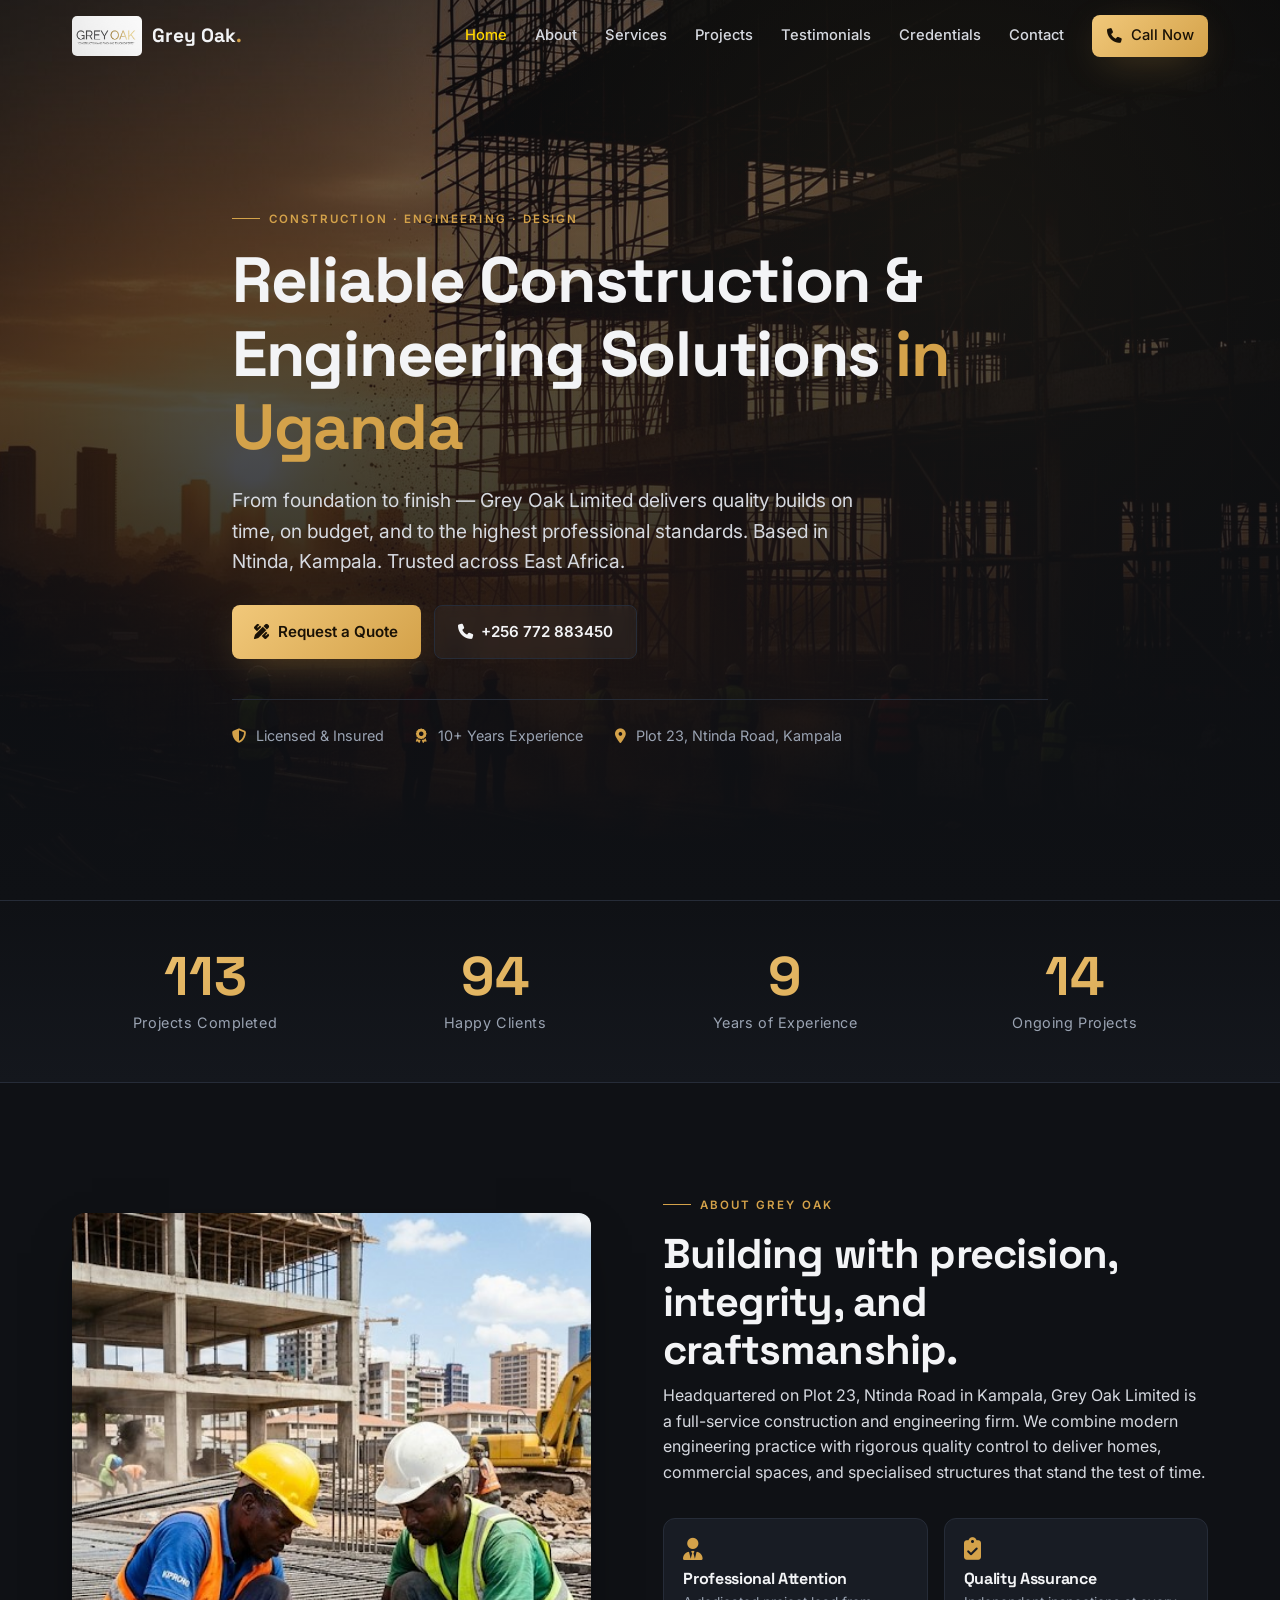
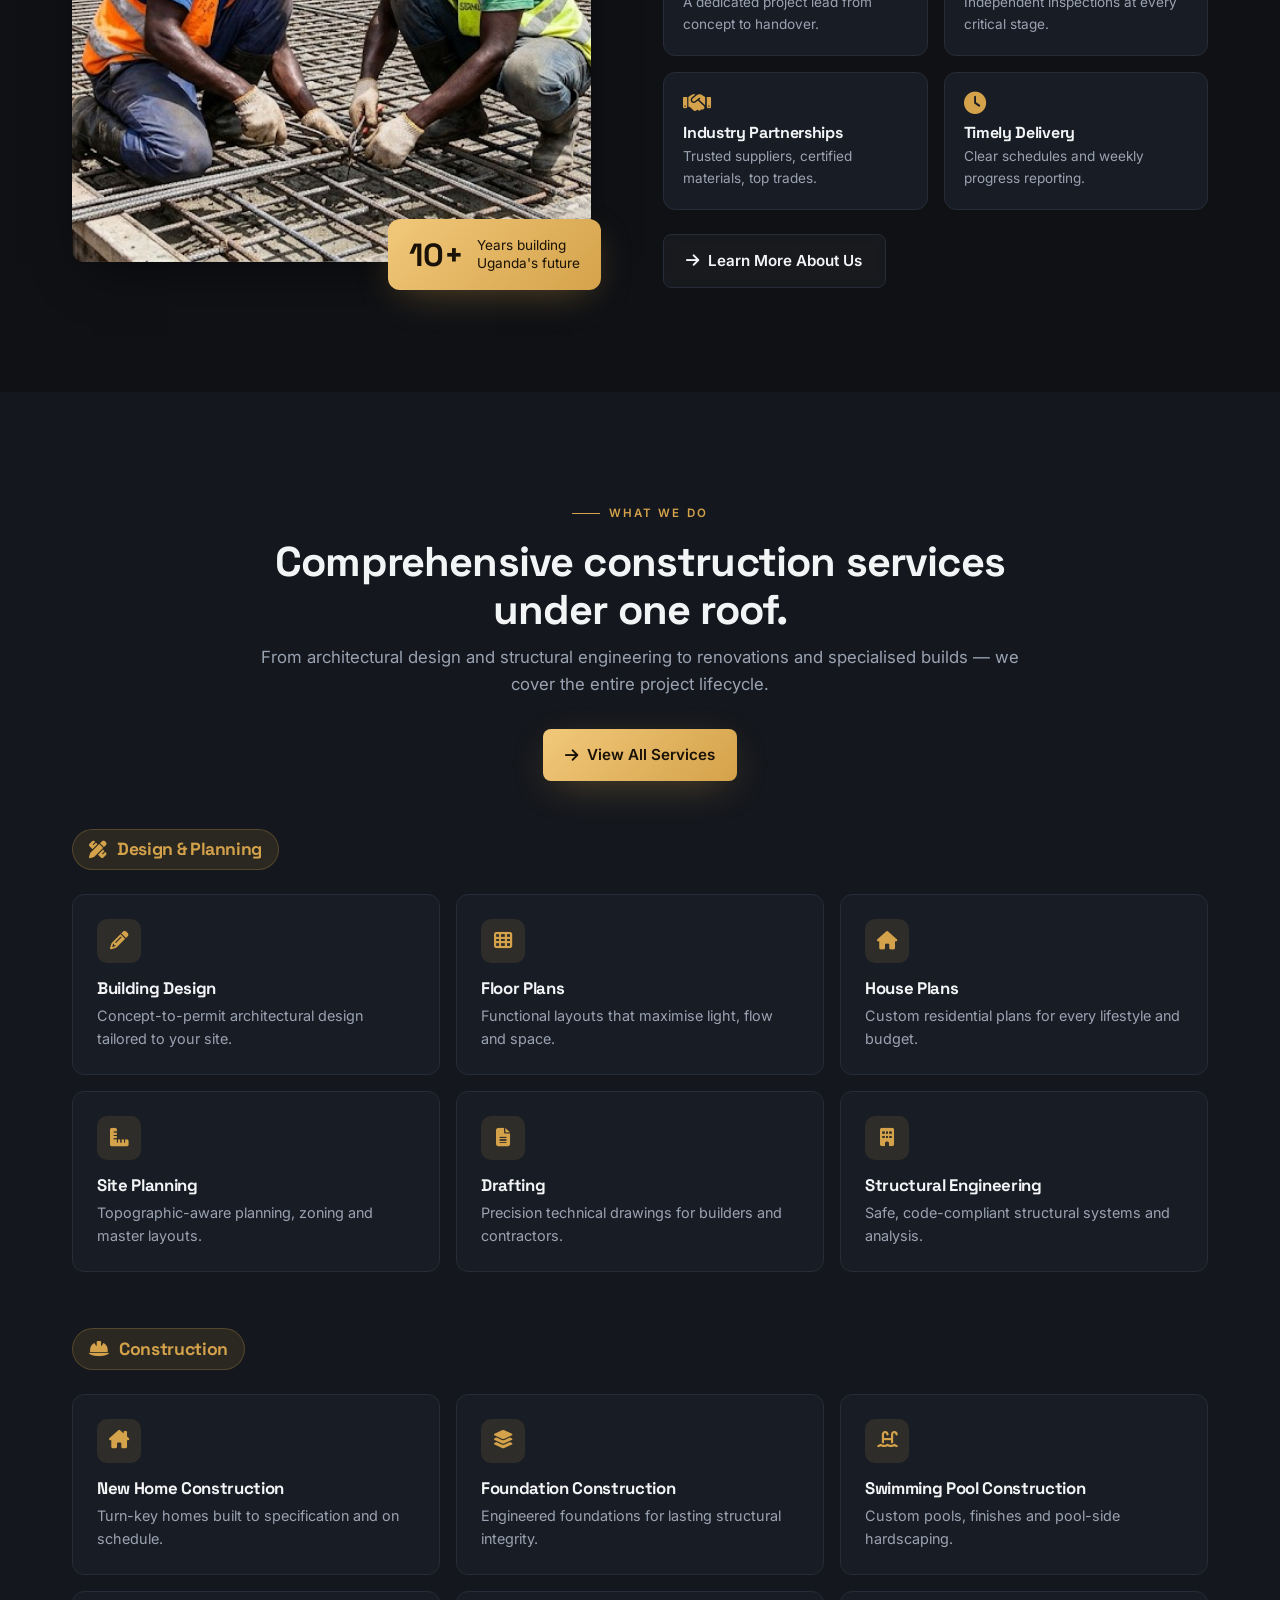
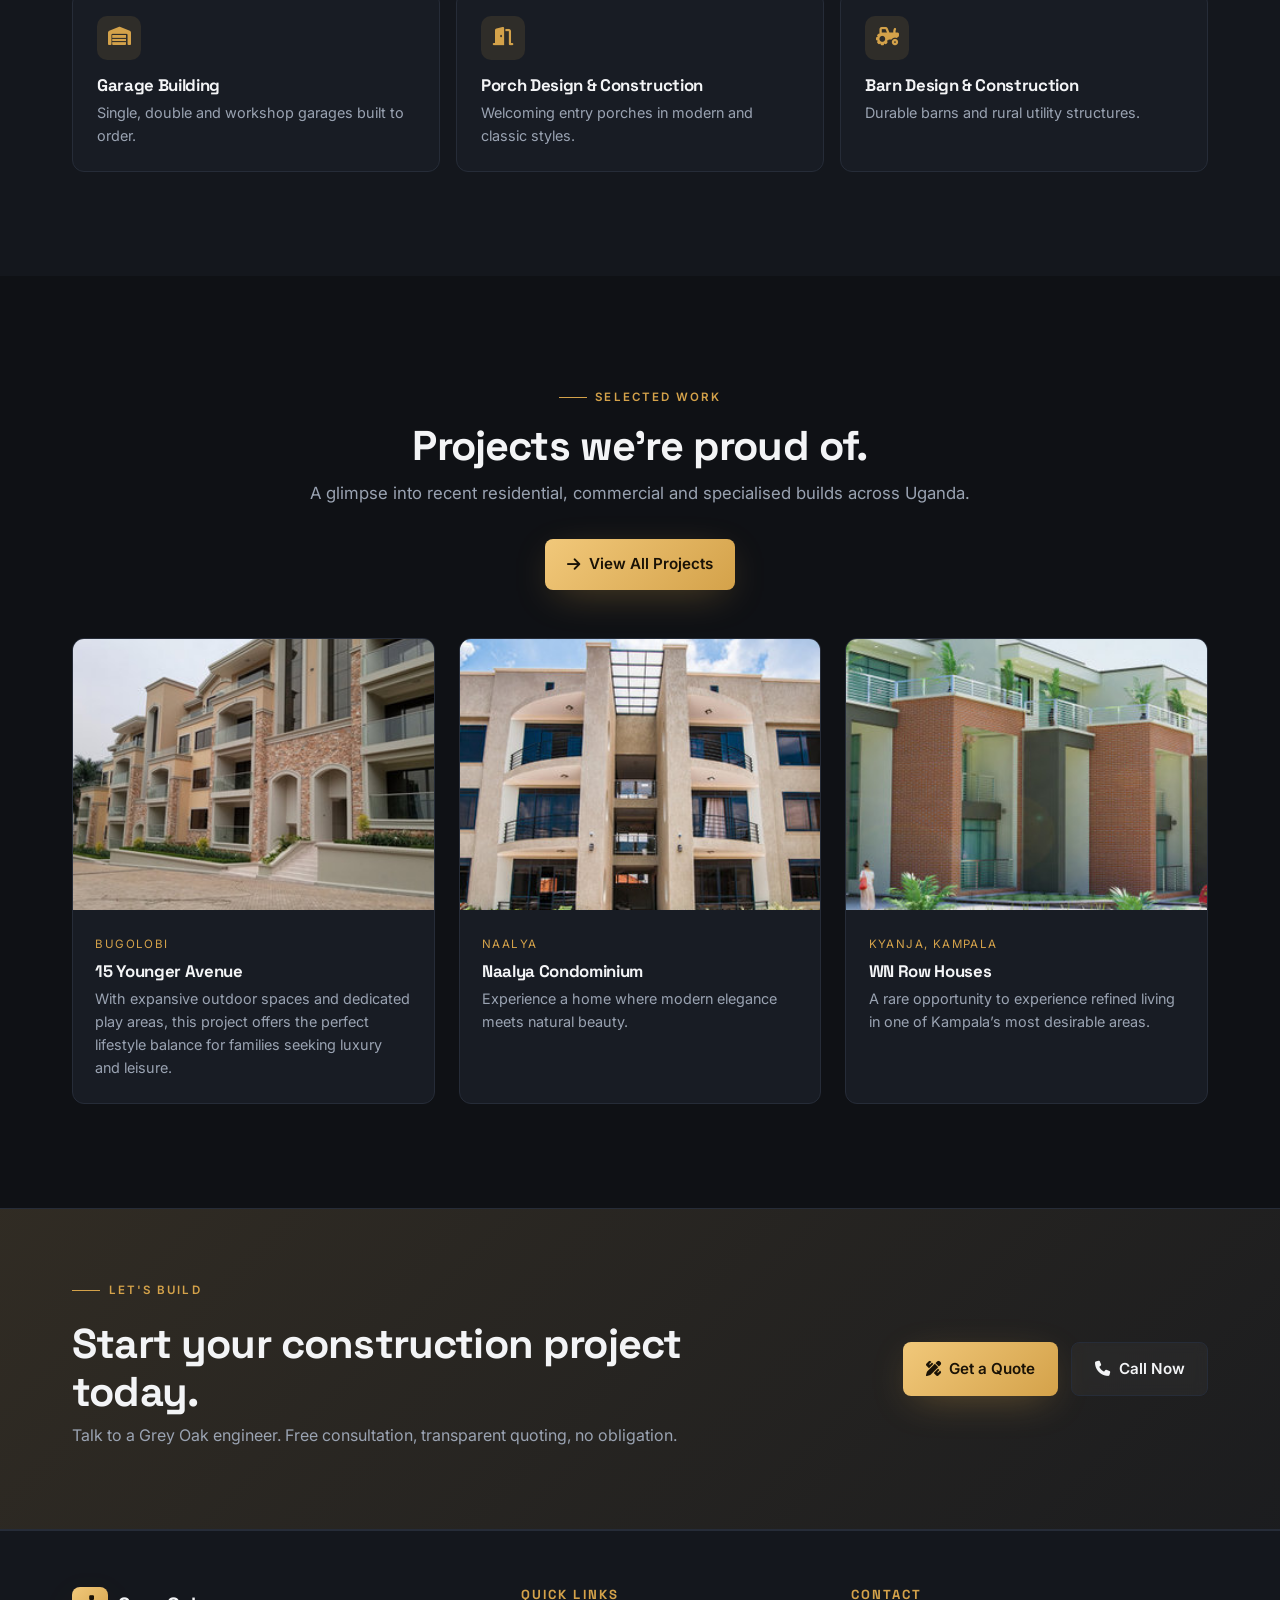
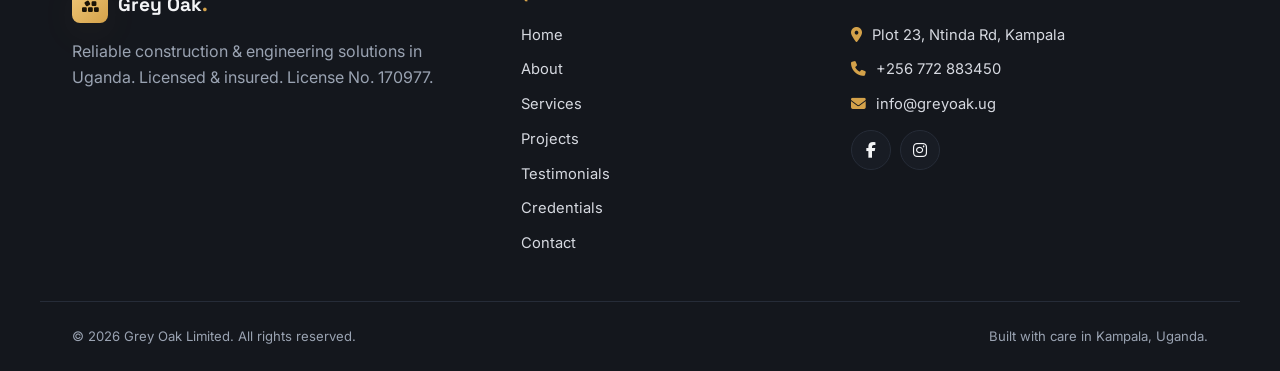
<file: index.html>
<!DOCTYPE html>
<html lang="en">
<head>
  <meta charset="UTF-8" />
  <meta name="viewport" content="width=device-width, initial-scale=1.0" />
  <title>Grey Oak Limited — Reliable Construction & Engineering Solutions in Uganda</title>
  <meta name="description" content="Grey Oak Limited is a premier construction and engineering company in Kampala, Uganda. Quality builds, on time, every time. Call +256 772 883450." />
  <meta name="theme-color" content="#0f1419" />

  <!-- Open Graph -->
  <meta property="og:title" content="Grey Oak Limited — Construction & Engineering" />
  <meta property="og:description" content="Reliable construction & engineering solutions in Uganda. Design, build, renovate." />
  <meta property="og:image" content="images/hero-construction.jpg" />
  <meta property="og:type" content="website" />

  <!-- Preconnect & fonts -->
  <link rel="preconnect" href="https://fonts.googleapis.com" />
  <link rel="preconnect" href="https://fonts.gstatic.com" crossorigin />
  <link href="https://fonts.googleapis.com/css2?family=Inter:wght@400;500;600;700&family=Space+Grotesk:wght@600;700&display=swap" rel="stylesheet" />

  <!-- Font Awesome -->
  <link rel="stylesheet" href="https://cdnjs.cloudflare.com/ajax/libs/font-awesome/6.5.1/css/all.min.css" />

  <link rel="stylesheet" href="styles.css" />
</head>
<body>

  <!-- ============ HEADER / NAVBAR ============ -->
  <header class="navbar" id="navbar">
    <div class="container nav-inner">
      <a href="index.html" class="brand" aria-label="Grey Oak Limited home">
        <img src="images/logoimg.jpg" alt="logo" style="width: 70px; height: 40px; border-radius: 5px;">
        <span class="brand-text">Grey Oak<span class="brand-dot">.</span></span>
      </a>

      <nav class="nav-links" id="navLinks" aria-label="Primary">
        <a href="index.html" class="active" style="color: gold;">Home</a>
        <a href="about.html">About</a>
        <a href="services.html">Services</a>
        <a href="projects.html">Projects</a>
        <a href="testimonials.html">Testimonials</a>
        <a href="credentials.html">Credentials</a>
        <a href="contact.html">Contact</a>
        <a href="tel:+256772883450" class="btn btn-gold btn-sm nav-cta"><i class="fa-solid fa-phone"></i> Call Now</a>
      </nav>

      <button class="hamburger" id="hamburger" aria-label="Open menu" aria-expanded="false" aria-controls="navLinks">
        <span></span><span></span><span></span>
      </button>
    </div>
  </header>

  <!-- ============ HERO ============ -->
  <section class="hero" id="home">
    <div class="hero-bg" style="background-image:url('images/hero-construction.jpg')"></div>
    <div class="hero-overlay"></div>
    <div class="container hero-content">
      <span class="eyebrow"><span class="hairline-dot"></span> Construction · Engineering · Design</span>
      <h1>Reliable Construction &amp;<br/>Engineering Solutions <span class="gold">in Uganda</span></h1>
      <p class="lead">From foundation to finish — Grey Oak Limited delivers quality builds on time, on budget, and to the highest professional standards. Based in Ntinda, Kampala. Trusted across East Africa.</p>
      <div class="hero-cta">
        <a href="contact.html" class="btn btn-gold"><i class="fa-solid fa-pen-ruler"></i> Request a Quote</a>
        <a href="tel:+256772883450" class="btn btn-ghost"><i class="fa-solid fa-phone"></i> +256 772 883450</a>
      </div>
      <div class="hero-meta">
        <div><i class="fa-solid fa-shield-halved"></i> Licensed &amp; Insured</div>
        <div><i class="fa-solid fa-award"></i> 10+ Years Experience</div>
        <div><i class="fa-solid fa-location-dot"></i> Plot 23, Ntinda Road, Kampala</div>
      </div>
    </div>
  </section>

  <!-- ============ STATS ============ -->
  <section class="stats">
    <div class="container stats-grid">
      <div class="stat"><span class="num" data-count="120" data-suffix="+">0</span><span class="label">Projects Completed</span></div>
      <div class="stat"><span class="num" data-count="100" data-suffix="+">0</span><span class="label">Happy Clients</span></div>
      <div class="stat"><span class="num" data-count="10" data-suffix="+">0</span><span class="label">Years of Experience</span></div>
      <div class="stat"><span class="num" data-count="15">0</span><span class="label">Ongoing Projects</span></div>
    </div>
  </section>

  <!-- ============ ABOUT PREVIEW ============ -->
  <section class="section" id="about-preview">
    <div class="container about-grid">
      <div class="about-media reveal">
        <img src="images/projectsimg.jpg" alt="Grey Oak engineering team reviewing site plans" loading="lazy" />
        <div class="about-badge">
          <strong>10+</strong>
          <span>Years building<br/>Uganda's future</span>
        </div>
      </div>
      <div class="about-copy reveal">
        <span class="eyebrow"><span class="hairline-dot"></span> About Grey Oak</span>
        <h2>Building with precision, integrity, and craftsmanship.</h2>
        <p>Headquartered on Plot 23, Ntinda Road in Kampala, Grey Oak Limited is a full-service construction and engineering firm. We combine modern engineering practice with rigorous quality control to deliver homes, commercial spaces, and specialised structures that stand the test of time.</p>
        <div class="principles">
          <div class="principle"><i class="fa-solid fa-user-tie"></i><h4>Professional Attention</h4><p>A dedicated project lead from concept to handover.</p></div>
          <div class="principle"><i class="fa-solid fa-clipboard-check"></i><h4>Quality Assurance</h4><p>Independent inspections at every critical stage.</p></div>
          <div class="principle"><i class="fa-solid fa-handshake"></i><h4>Industry Partnerships</h4><p>Trusted suppliers, certified materials, top trades.</p></div>
          <div class="principle"><i class="fa-solid fa-clock"></i><h4>Timely Delivery</h4><p>Clear schedules and weekly progress reporting.</p></div>
        </div>
        <a href="about.html" class="btn btn-ghost" style="margin-top: 1.5rem;"><i class="fa-solid fa-arrow-right"></i> Learn More About Us</a>
      </div>
    </div>
  </section>

  <!-- ============ SERVICES PREVIEW ============ -->
  <section class="section bg-surface" id="services-preview">
    <div class="container">
      <div class="section-head reveal">
        <span class="eyebrow"><span class="hairline-dot"></span> What we do</span>
        <h2>Comprehensive construction services<br/>under one roof.</h2>
        <p class="muted">From architectural design and structural engineering to renovations and specialised builds — we cover the entire project lifecycle.</p>
        <a href="services.html" class="btn btn-gold" style="margin-top: 1rem;"><i class="fa-solid fa-arrow-right"></i> View All Services</a>
      </div>

      <div class="service-cat reveal">
        <h3><i class="fa-solid fa-pencil-ruler"></i> Design &amp; Planning</h3>
        <div class="services-grid">
          <article class="service-card"><i class="fa-solid fa-pencil"></i><h4>Building Design</h4><p>Concept-to-permit architectural design tailored to your site.</p></article>
          <article class="service-card"><i class="fa-solid fa-table-cells"></i><h4>Floor Plans</h4><p>Functional layouts that maximise light, flow and space.</p></article>
          <article class="service-card"><i class="fa-solid fa-house"></i><h4>House Plans</h4><p>Custom residential plans for every lifestyle and budget.</p></article>
          <article class="service-card"><i class="fa-solid fa-ruler-combined"></i><h4>Site Planning</h4><p>Topographic-aware planning, zoning and master layouts.</p></article>
          <article class="service-card"><i class="fa-solid fa-file-lines"></i><h4>Drafting</h4><p>Precision technical drawings for builders and contractors.</p></article>
          <article class="service-card"><i class="fa-solid fa-building"></i><h4>Structural Engineering</h4><p>Safe, code-compliant structural systems and analysis.</p></article>
        </div>
      </div>

      <div class="service-cat reveal">
        <h3><i class="fa-solid fa-helmet-safety"></i> Construction</h3>
        <div class="services-grid">
          <article class="service-card"><i class="fa-solid fa-house-chimney"></i><h4>New Home Construction</h4><p>Turn-key homes built to specification and on schedule.</p></article>
          <article class="service-card"><i class="fa-solid fa-layer-group"></i><h4>Foundation Construction</h4><p>Engineered foundations for lasting structural integrity.</p></article>
          <article class="service-card"><i class="fa-solid fa-water-ladder"></i><h4>Swimming Pool Construction</h4><p>Custom pools, finishes and pool-side hardscaping.</p></article>
          <article class="service-card"><i class="fa-solid fa-warehouse"></i><h4>Garage Building</h4><p>Single, double and workshop garages built to order.</p></article>
          <article class="service-card"><i class="fa-solid fa-door-open"></i><h4>Porch Design &amp; Construction</h4><p>Welcoming entry porches in modern and classic styles.</p></article>
          <article class="service-card"><i class="fa-solid fa-tractor"></i><h4>Barn Design &amp; Construction</h4><p>Durable barns and rural utility structures.</p></article>
        </div>
      </div>
    </div>
  </section>

  <!-- ============ PROJECTS PREVIEW ============ -->
  <section class="section" id="projects-preview">
    <div class="container">
      <div class="section-head reveal">
        <span class="eyebrow"><span class="hairline-dot"></span> Selected work</span>
        <h2>Projects we're proud of.</h2>
        <p class="muted">A glimpse into recent residential, commercial and specialised builds across Uganda.</p>
        <a href="projects.html" class="btn btn-gold" style="margin-top: 1rem;"><i class="fa-solid fa-arrow-right"></i> View All Projects</a>
      </div>

      <div class="projects-grid reveal">
        <article class="project-card" data-cat="Residential">
          <div class="project-img"><img src="images/15youngeravenue2.jpg" alt="Ntinda Modern Villa" loading="lazy" /></div>
          <div class="project-body">
            <span class="tag">Bugolobi</span>
            <h4>15 Younger Avenue</h4>
            <p>With expansive outdoor spaces and dedicated play areas, this project offers the perfect lifestyle balance for families seeking luxury and leisure.</p>
          </div>
        </article>
        <article class="project-card" data-cat="Commercial">
          <div class="project-img"><img src="images/naalyacondominiumproject201811.jpg" alt="Bugolobi Corporate Tower" loading="lazy" /></div>
          <div class="project-body">
            <span class="tag">Naalya</span>
            <h4>Naalya Condominium</h4>
            <p>Experience a home where modern elegance meets natural beauty.</p>
          </div>
        </article>
        <article class="project-card" data-cat="Specialized">
          <div class="project-img"><img src="images/wnrowhouseskyanjakamplala1.jpg" alt="Munyonyo Pool & Patio" loading="lazy" /></div>
          <div class="project-body">
            <span class="tag">Kyanja, Kampala</span>
            <h4>WN Row Houses</h4>
            <p>A rare opportunity to experience refined living in one of Kampala’s most desirable areas.</p>
          </div>
        </article>
      </div>
    </div>
  </section>

  <!-- ============ CTA ============ -->
  <section class="cta-banner">
    <div class="container cta-inner reveal">
      <div>
        <span class="eyebrow"><span class="hairline-dot"></span> Let's build</span>
        <h2>Start your construction project today.</h2>
        <p class="muted">Talk to a Grey Oak engineer. Free consultation, transparent quoting, no obligation.</p>
      </div>
      <div class="cta-buttons">
        <a href="contact.html" class="btn btn-gold"><i class="fa-solid fa-pen-ruler"></i> Get a Quote</a>
        <a href="tel:+256772883450" class="btn btn-ghost"><i class="fa-solid fa-phone"></i> Call Now</a>
      </div>
    </div>
  </section>

  <!-- ============ FOOTER ============ -->
  <footer class="footer">
    <div class="container footer-grid">
      <div>
        <a href="index.html" class="brand">
          <span class="brand-mark"><i class="fa-solid fa-cubes-stacked"></i></span>
          <span class="brand-text">Grey Oak<span class="brand-dot">.</span></span>
        </a>
        <p class="muted">Reliable construction &amp; engineering solutions in Uganda. Licensed &amp; insured. License No. 170977.</p>
      </div>
      <div>
        <h5>Quick Links</h5>
        <ul class="footer-links">
          <li><a href="index.html">Home</a></li>
          <li><a href="about.html">About</a></li>
          <li><a href="services.html">Services</a></li>
          <li><a href="projects.html">Projects</a></li>
          <li><a href="testimonials.html">Testimonials</a></li>
          <li><a href="credentials.html">Credentials</a></li>
          <li><a href="contact.html">Contact</a></li>
        </ul>
      </div>
      <div>
        <h5>Contact</h5>
        <ul class="footer-links">
          <li><i class="fa-solid fa-location-dot"></i> Plot 23, Ntinda Rd, Kampala</li>
          <li><i class="fa-solid fa-phone"></i> <a href="tel:+256772883450">+256 772 883450</a></li>
          <li><i class="fa-solid fa-envelope"></i> <a href="mailto:info@greyoak.ug">info@greyoak.ug</a></li>
        </ul>
        <div class="socials">
          <a href="https://www.facebook.com/greyoakconstruction/" target="_blank" rel="noopener" aria-label="Facebook"><i class="fa-brands fa-facebook-f"></i></a>
          <a href="https://www.instagram.com/greyoak_ug/" target="_blank" rel="noopener" aria-label="Instagram"><i class="fa-brands fa-instagram"></i></a>
        </div>
      </div>
    </div>
    <div class="container copyright">
      <span>© <span id="year"></span> Grey Oak Limited. All rights reserved.</span>
      <span>Built with care in Kampala, Uganda.</span>
    </div>
  </footer>

  <script src="script.js" defer></script>
</body>
</html>
</file>
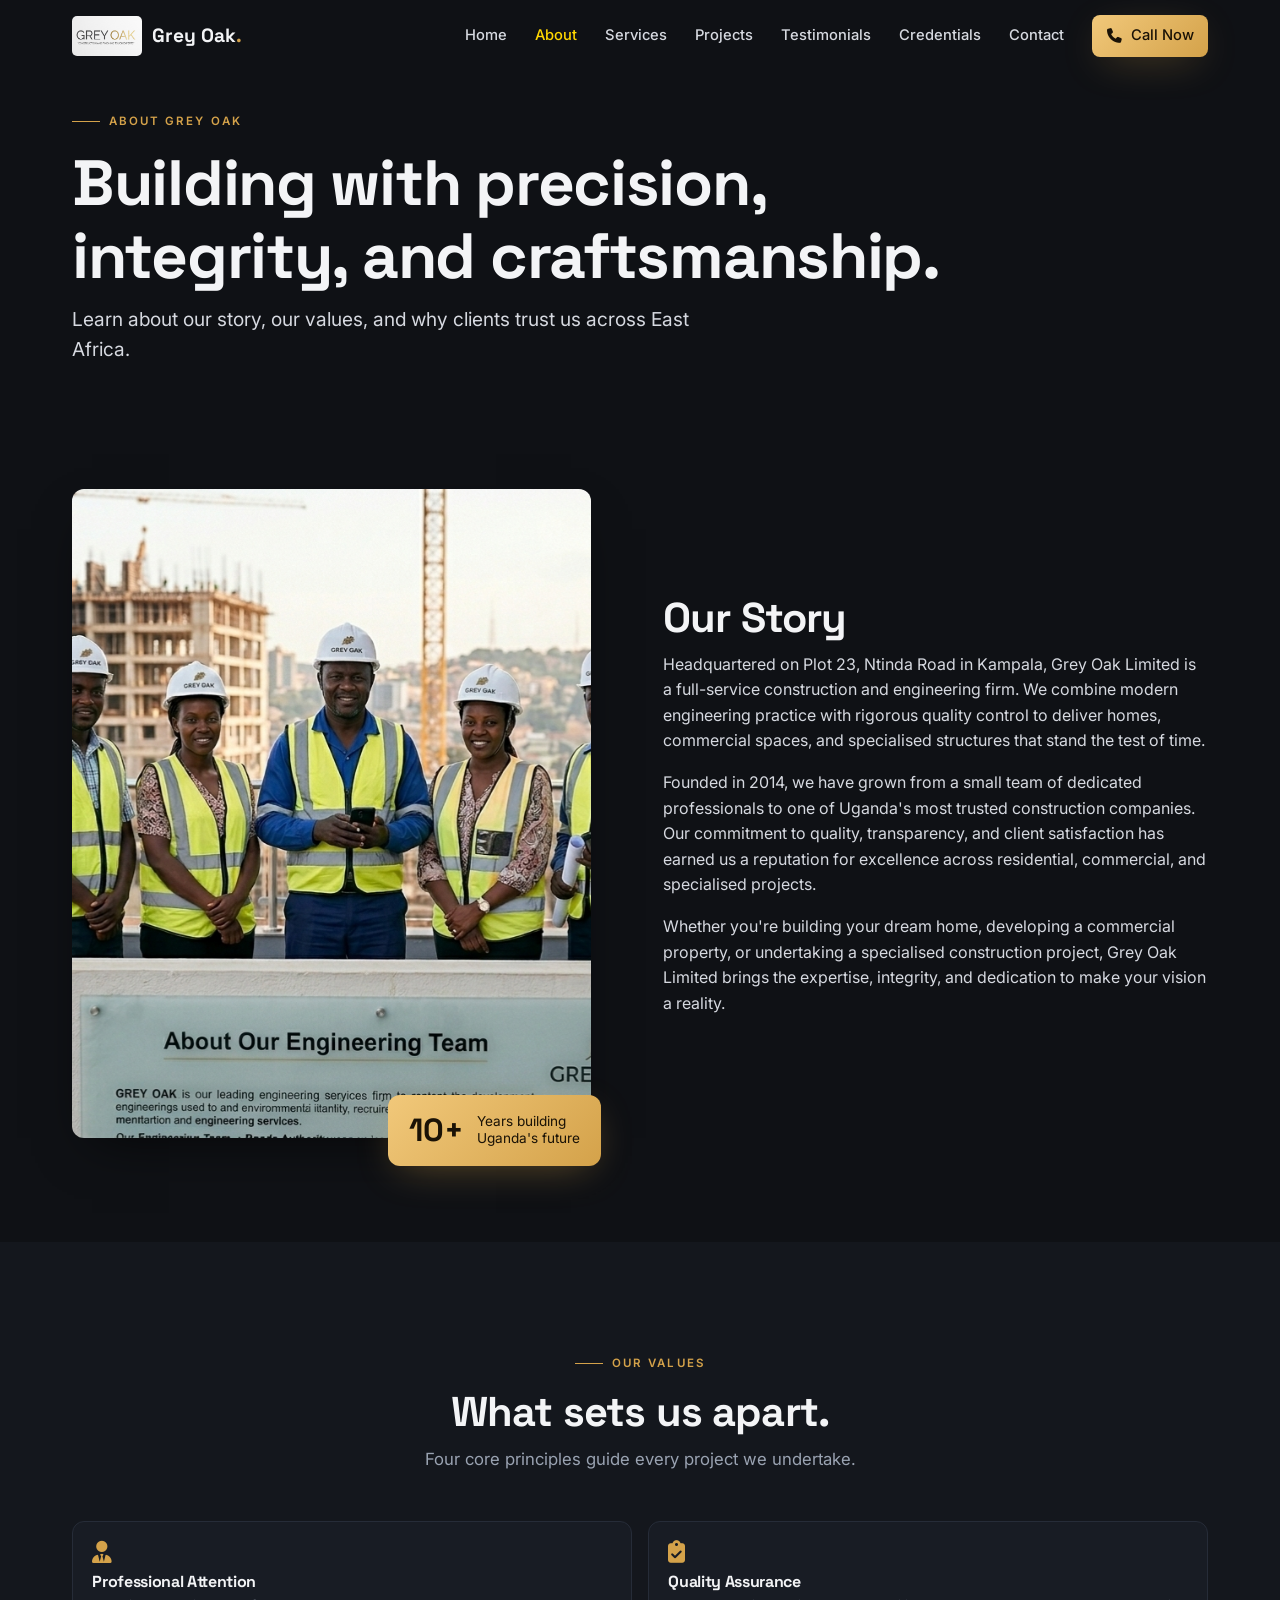
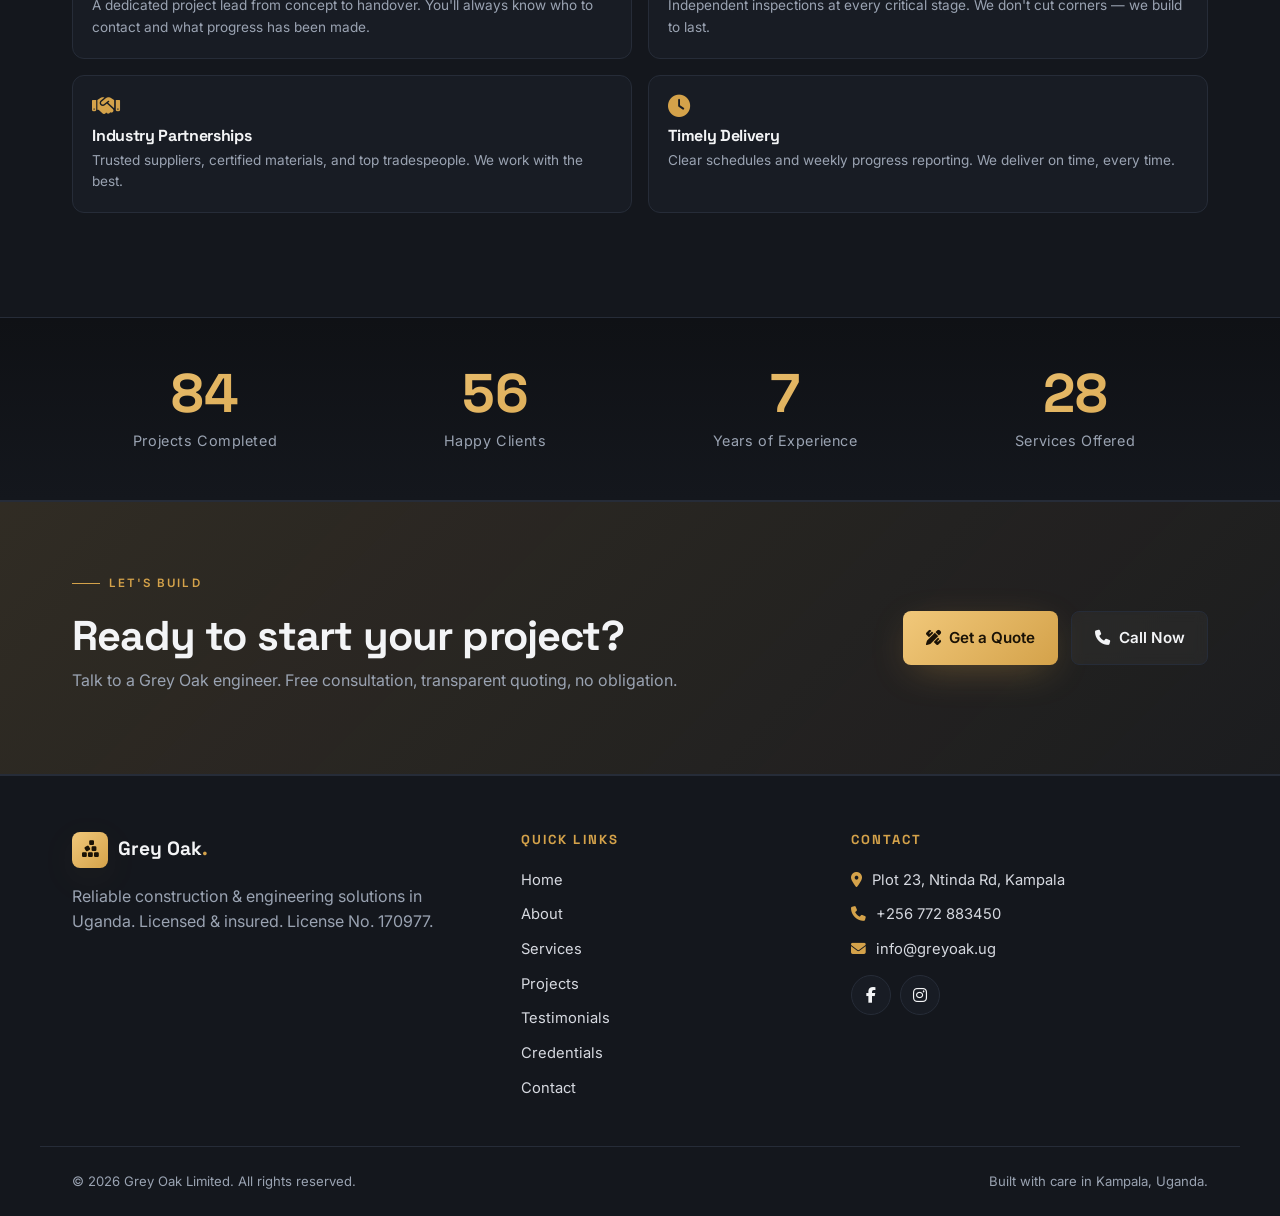
<file: about.html>
<!DOCTYPE html>
<html lang="en">
<head>
  <meta charset="UTF-8" />
  <meta name="viewport" content="width=device-width, initial-scale=1.0" />
  <title>About Us — Grey Oak Limited</title>
  <meta name="description" content="Learn about Grey Oak Limited — a premier construction and engineering company in Kampala, Uganda with 10+ years of experience." />
  <meta name="theme-color" content="#0f1419" />

  <!-- Open Graph -->
  <meta property="og:title" content="About Grey Oak Limited" />
  <meta property="og:description" content="Building with precision, integrity, and craftsmanship in Uganda since 2014." />
  <meta property="og:image" content="images/about-team.jpg" />
  <meta property="og:type" content="website" />

  <!-- Preconnect & fonts -->
  <link rel="preconnect" href="https://fonts.googleapis.com" />
  <link rel="preconnect" href="https://fonts.gstatic.com" crossorigin />
  <link href="https://fonts.googleapis.com/css2?family=Inter:wght@400;500;600;700&family=Space+Grotesk:wght@600;700&display=swap" rel="stylesheet" />

  <!-- Font Awesome -->
  <link rel="stylesheet" href="https://cdnjs.cloudflare.com/ajax/libs/font-awesome/6.5.1/css/all.min.css" />

  <link rel="stylesheet" href="styles.css" />
</head>
<body>

  <!-- ============ HEADER / NAVBAR ============ -->
  <header class="navbar" id="navbar">
    <div class="container nav-inner">
      <a href="index.html" class="brand" aria-label="Grey Oak Limited home">
        <img src="images/logoimg.jpg" alt="logo" style="width: 70px; height: 40px; border-radius: 5px;">
        <span class="brand-text">Grey Oak<span class="brand-dot">.</span></span>
      </a>

      <nav class="nav-links" id="navLinks" aria-label="Primary">
        <a href="index.html">Home</a>
        <a href="about.html" class="active" style="color: gold;">About</a>
        <a href="services.html">Services</a>
        <a href="projects.html">Projects</a>
        <a href="testimonials.html">Testimonials</a>
        <a href="credentials.html">Credentials</a>
        <a href="contact.html">Contact</a>
        <a href="tel:+256772883450" class="btn btn-gold btn-sm nav-cta"><i class="fa-solid fa-phone"></i> Call Now</a>
      </nav>

      <button class="hamburger" id="hamburger" aria-label="Open menu" aria-expanded="false" aria-controls="navLinks">
        <span></span><span></span><span></span>
      </button>
    </div>
  </header>

  <!-- ============ PAGE HEADER ============ -->
  <section class="section page-header">
    <div class="container">
      <span class="eyebrow reveal"><span class="hairline-dot"></span> About Grey Oak</span>
      <h1 class="reveal">Building with precision,<br/>integrity, and craftsmanship.</h1>
      <p class="lead reveal">Learn about our story, our values, and why clients trust us across East Africa.</p>
    </div>
  </section>

  <!-- ============ ABOUT CONTENT ============ -->
  <section class="section" style="margin-top: -100px;">
    <div class="container about-grid">
      <div class="about-media reveal">
        <img src="images/aboutusimg.jpg" alt="Grey Oak engineering team reviewing site plans" loading="lazy" />
        <div class="about-badge">
          <strong>10+</strong>
          <span>Years building<br/>Uganda's future</span>
        </div>
      </div>
      <div class="about-copy reveal">
        <h2>Our Story</h2>
        <p>Headquartered on Plot 23, Ntinda Road in Kampala, Grey Oak Limited is a full-service construction and engineering firm. We combine modern engineering practice with rigorous quality control to deliver homes, commercial spaces, and specialised structures that stand the test of time.</p>
        <p>Founded in 2014, we have grown from a small team of dedicated professionals to one of Uganda's most trusted construction companies. Our commitment to quality, transparency, and client satisfaction has earned us a reputation for excellence across residential, commercial, and specialised projects.</p>
        <p>Whether you're building your dream home, developing a commercial property, or undertaking a specialised construction project, Grey Oak Limited brings the expertise, integrity, and dedication to make your vision a reality.</p>
      </div>
    </div>
  </section>

  <!-- ============ PRINCIPLES ============ -->
  <section class="section bg-surface">
    <div class="container">
      <div class="section-head reveal">
        <span class="eyebrow"><span class="hairline-dot"></span> Our Values</span>
        <h2>What sets us apart.</h2>
        <p class="muted">Four core principles guide every project we undertake.</p>
      </div>

      <div class="principles">
        <div class="principle reveal">
          <i class="fa-solid fa-user-tie"></i>
          <h4>Professional Attention</h4>
          <p>A dedicated project lead from concept to handover. You'll always know who to contact and what progress has been made.</p>
        </div>
        <div class="principle reveal">
          <i class="fa-solid fa-clipboard-check"></i>
          <h4>Quality Assurance</h4>
          <p>Independent inspections at every critical stage. We don't cut corners — we build to last.</p>
        </div>
        <div class="principle reveal">
          <i class="fa-solid fa-handshake"></i>
          <h4>Industry Partnerships</h4>
          <p>Trusted suppliers, certified materials, and top tradespeople. We work with the best.</p>
        </div>
        <div class="principle reveal">
          <i class="fa-solid fa-clock"></i>
          <h4>Timely Delivery</h4>
          <p>Clear schedules and weekly progress reporting. We deliver on time, every time.</p>
        </div>
      </div>
    </div>
  </section>

  <!-- ============ STATS ============ -->
  <section class="stats">
    <div class="container stats-grid">
      <div class="stat"><span class="num" data-count="120" data-suffix="+">0</span><span class="label">Projects Completed</span></div>
      <div class="stat"><span class="num" data-count="80" data-suffix="+">0</span><span class="label">Happy Clients</span></div>
      <div class="stat"><span class="num" data-count="10" data-suffix="+">0</span><span class="label">Years of Experience</span></div>
      <div class="stat"><span class="num" data-count="40" data-suffix="+">0</span><span class="label">Services Offered</span></div>
    </div>
  </section>

  <!-- ============ CTA ============ -->
  <section class="cta-banner">
    <div class="container cta-inner reveal">
      <div>
        <span class="eyebrow"><span class="hairline-dot"></span> Let's build</span>
        <h2>Ready to start your project?</h2>
        <p class="muted">Talk to a Grey Oak engineer. Free consultation, transparent quoting, no obligation.</p>
      </div>
      <div class="cta-buttons">
        <a href="contact.html" class="btn btn-gold"><i class="fa-solid fa-pen-ruler"></i> Get a Quote</a>
        <a href="tel:+256772883450" class="btn btn-ghost"><i class="fa-solid fa-phone"></i> Call Now</a>
      </div>
    </div>
  </section>

  <!-- ============ FOOTER ============ -->
  <footer class="footer">
    <div class="container footer-grid">
      <div>
        <a href="index.html" class="brand">
          <span class="brand-mark"><i class="fa-solid fa-cubes-stacked"></i></span>
          <span class="brand-text">Grey Oak<span class="brand-dot">.</span></span>
        </a>
        <p class="muted">Reliable construction &amp; engineering solutions in Uganda. Licensed &amp; insured. License No. 170977.</p>
      </div>
      <div>
        <h5>Quick Links</h5>
        <ul class="footer-links">
          <li><a href="index.html">Home</a></li>
          <li><a href="about.html">About</a></li>
          <li><a href="services.html">Services</a></li>
          <li><a href="projects.html">Projects</a></li>
          <li><a href="testimonials.html">Testimonials</a></li>
          <li><a href="credentials.html">Credentials</a></li>
          <li><a href="contact.html">Contact</a></li>
        </ul>
      </div>
      <div>
        <h5>Contact</h5>
        <ul class="footer-links">
          <li><i class="fa-solid fa-location-dot"></i> Plot 23, Ntinda Rd, Kampala</li>
          <li><i class="fa-solid fa-phone"></i> <a href="tel:+256772883450">+256 772 883450</a></li>
          <li><i class="fa-solid fa-envelope"></i> <a href="mailto:info@greyoak.ug">info@greyoak.ug</a></li>
        </ul>
        <div class="socials">
          <a href="https://www.facebook.com/greyoakconstruction/" target="_blank" rel="noopener" aria-label="Facebook"><i class="fa-brands fa-facebook-f"></i></a>
          <a href="https://www.instagram.com/greyoak_ug/" target="_blank" rel="noopener" aria-label="Instagram"><i class="fa-brands fa-instagram"></i></a>
        </div>
      </div>
    </div>
    <div class="container copyright">
      <span>© <span id="year"></span> Grey Oak Limited. All rights reserved.</span>
      <span>Built with care in Kampala, Uganda.</span>
    </div>
  </footer>

  <!-- Scroll to Top -->
  <button class="fab-scroll-top" id="scrollTop" aria-label="Scroll to top">
    <i class="fa-solid fa-arrow-up"></i>
  </button>

  <script src="script.js" defer></script>
</body>
</html>
</file>
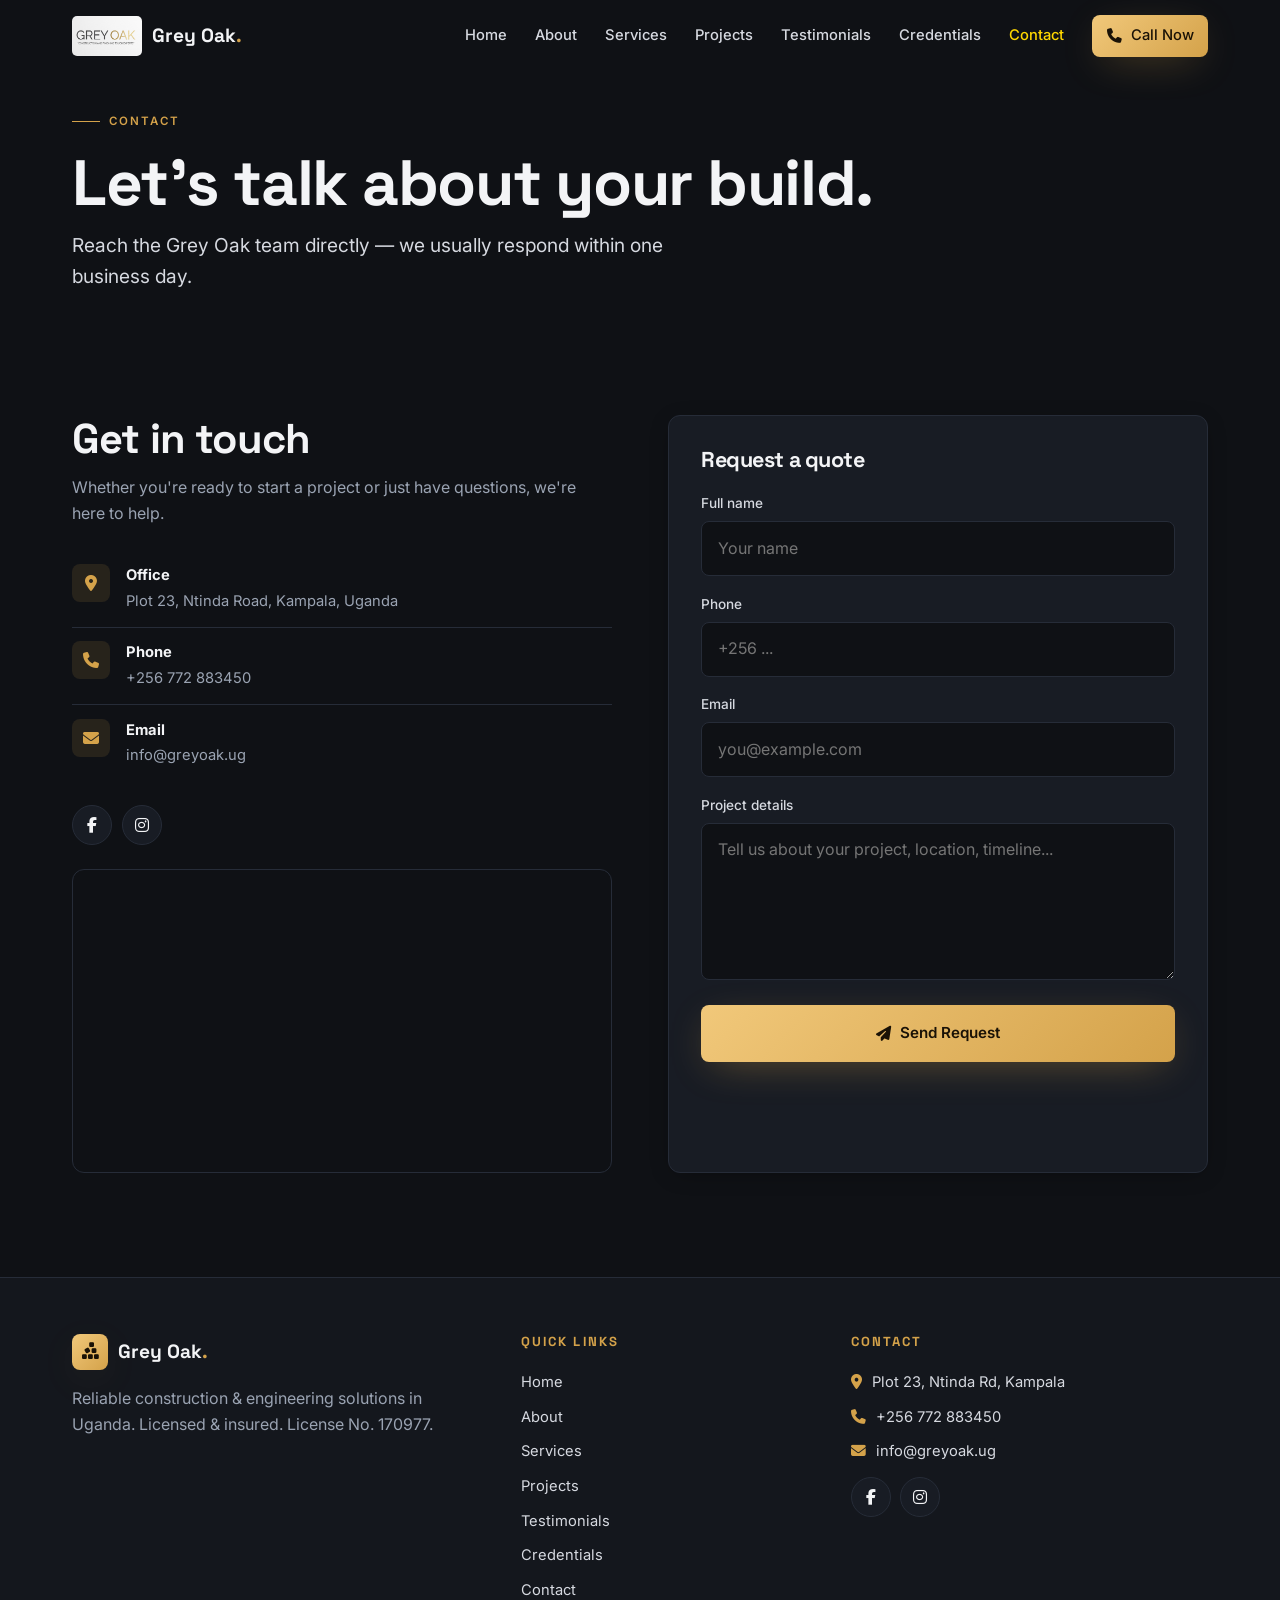
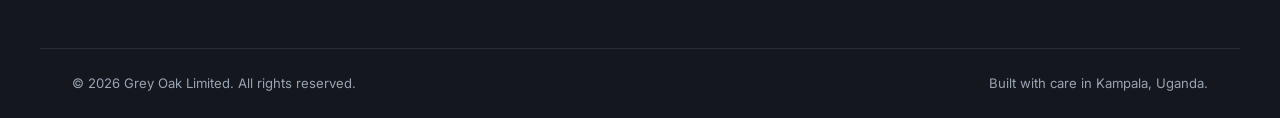
<file: contact.html>
<!DOCTYPE html>
<html lang="en">
<head>
  <meta charset="UTF-8" />
  <meta name="viewport" content="width=device-width, initial-scale=1.0" />
  <title>Contact — Grey Oak Limited</title>
  <meta name="description" content="Contact Grey Oak Limited — construction and engineering company in Kampala, Uganda. Call +256 772 883450 or request a quote." />
  <meta name="theme-color" content="#0f1419" />

  <!-- Open Graph -->
  <meta property="og:title" content="Contact — Grey Oak Limited" />
  <meta property="og:description" content="Reach the Grey Oak team for your construction project. Free consultation and transparent quoting." />
  <meta property="og:type" content="website" />

  <!-- Preconnect & fonts -->
  <link rel="preconnect" href="https://fonts.googleapis.com" />
  <link rel="preconnect" href="https://fonts.gstatic.com" crossorigin />
  <link href="https://fonts.googleapis.com/css2?family=Inter:wght@400;500;600;700&family=Space+Grotesk:wght@600;700&display=swap" rel="stylesheet" />

  <!-- Font Awesome -->
  <link rel="stylesheet" href="https://cdnjs.cloudflare.com/ajax/libs/font-awesome/6.5.1/css/all.min.css" />

  <link rel="stylesheet" href="styles.css" />
</head>
<body>

  <!-- ============ HEADER / NAVBAR ============ -->
  <header class="navbar" id="navbar">
    <div class="container nav-inner">
      <a href="index.html" class="brand" aria-label="Grey Oak Limited home">
        <img src="images/logoimg.jpg" alt="logo" style="width: 70px; height: 40px; border-radius: 5px;">
        <span class="brand-text">Grey Oak<span class="brand-dot">.</span></span>
      </a>

      <nav class="nav-links" id="navLinks" aria-label="Primary">
        <a href="index.html">Home</a>
        <a href="about.html">About</a>
        <a href="services.html">Services</a>
        <a href="projects.html">Projects</a>
        <a href="testimonials.html">Testimonials</a>
        <a href="credentials.html">Credentials</a>
        <a href="contact.html" class="active" style="color: gold;">Contact</a>
        <a href="tel:+256772883450" class="btn btn-gold btn-sm nav-cta"><i class="fa-solid fa-phone"></i> Call Now</a>
      </nav>

      <button class="hamburger" id="hamburger" aria-label="Open menu" aria-expanded="false" aria-controls="navLinks">
        <span></span><span></span><span></span>
      </button>
    </div>
  </header>

  <!-- ============ PAGE HEADER ============ -->
  <section class="section page-header">
    <div class="container">
      <span class="eyebrow reveal"><span class="hairline-dot"></span> Contact</span>
      <h1 class="reveal">Let's talk about your build.</h1>
      <p class="lead reveal">Reach the Grey Oak team directly — we usually respond within one business day.</p>
    </div>
  </section>

  <!-- ============ CONTACT ============ -->
  <section class="section" style="margin-top: -100px;">
    <div class="container contact-grid">
      <div class="contact-info reveal">
        <h2>Get in touch</h2>
        <p class="muted">Whether you're ready to start a project or just have questions, we're here to help.</p>
        <ul class="contact-list">
          <li><i class="fa-solid fa-location-dot"></i><div><strong>Office</strong><span>Plot 23, Ntinda Road, Kampala, Uganda</span></div></li>
          <li><i class="fa-solid fa-phone"></i><div><strong>Phone</strong><a href="tel:+256772883450">+256 772 883450</a></div></li>
          <li><i class="fa-solid fa-envelope"></i><div><strong>Email</strong><a href="mailto:info@greyoak.ug">info@greyoak.ug</a></div></li>
        </ul>
        <div class="socials">
          <a href="https://www.facebook.com/greyoakconstruction/" target="_blank" rel="noopener" aria-label="Facebook"><i class="fa-brands fa-facebook-f"></i></a>
          <a href="https://www.instagram.com/greyoak_ug/" target="_blank" rel="noopener" aria-label="Instagram"><i class="fa-brands fa-instagram"></i></a>
        </div>

        <div class="map">
          <iframe
            title="Grey Oak Limited location"
            src="https://www.google.com/maps?q=Ntinda%20Road%2C%20Kampala%2C%20Uganda&output=embed"
            loading="lazy"
            referrerpolicy="no-referrer-when-downgrade"
            allowfullscreen></iframe>
        </div>
      </div>

      <form class="contact-form reveal" id="contactForm" novalidate>
        <h3>Request a quote</h3>
        <div class="field">
          <label for="name">Full name</label>
          <input id="name" name="name" type="text" required placeholder="Your name" />
        </div>
        <div class="field">
          <label for="phone">Phone</label>
          <input id="phone" name="phone" type="tel" required placeholder="+256 ..." />
        </div>
        <div class="field">
          <label for="email">Email</label>
          <input id="email" name="email" type="email" placeholder="you@example.com" />
        </div>
        <div class="field">
          <label for="message">Project details</label>
          <textarea id="message" name="message" rows="5" required placeholder="Tell us about your project, location, timeline..."></textarea>
        </div>
        <button type="submit" class="btn btn-gold btn-block"><i class="fa-solid fa-paper-plane"></i> Send Request</button>
        <p class="form-status" id="formStatus" role="status"></p>
      </form>
    </div>
  </section>

  <!-- ============ FOOTER ============ -->
  <footer class="footer">
    <div class="container footer-grid">
      <div>
        <a href="index.html" class="brand">
          <span class="brand-mark"><i class="fa-solid fa-cubes-stacked"></i></span>
          <span class="brand-text">Grey Oak<span class="brand-dot">.</span></span>
        </a>
        <p class="muted">Reliable construction &amp; engineering solutions in Uganda. Licensed &amp; insured. License No. 170977.</p>
      </div>
      <div>
        <h5>Quick Links</h5>
        <ul class="footer-links">
          <li><a href="index.html">Home</a></li>
          <li><a href="about.html">About</a></li>
          <li><a href="services.html">Services</a></li>
          <li><a href="projects.html">Projects</a></li>
          <li><a href="testimonials.html">Testimonials</a></li>
          <li><a href="credentials.html">Credentials</a></li>
          <li><a href="contact.html">Contact</a></li>
        </ul>
      </div>
      <div>
        <h5>Contact</h5>
        <ul class="footer-links">
          <li><i class="fa-solid fa-location-dot"></i> Plot 23, Ntinda Rd, Kampala</li>
          <li><i class="fa-solid fa-phone"></i> <a href="tel:+256772883450">+256 772 883450</a></li>
          <li><i class="fa-solid fa-envelope"></i> <a href="mailto:info@greyoak.ug">info@greyoak.ug</a></li>
        </ul>
        <div class="socials">
          <a href="https://www.facebook.com/greyoakconstruction/" target="_blank" rel="noopener" aria-label="Facebook"><i class="fa-brands fa-facebook-f"></i></a>
          <a href="https://www.instagram.com/greyoak_ug/" target="_blank" rel="noopener" aria-label="Instagram"><i class="fa-brands fa-instagram"></i></a>
        </div>
      </div>
    </div>
    <div class="container copyright">
      <span>© <span id="year"></span> Grey Oak Limited. All rights reserved.</span>
      <span>Built with care in Kampala, Uganda.</span>
    </div>
  </footer>

  <!-- Scroll to Top -->
  <button class="fab-scroll-top" id="scrollTop" aria-label="Scroll to top">
    <i class="fa-solid fa-arrow-up"></i>
  </button>

  <script src="script.js" defer></script>
</body>
</html>
</file>
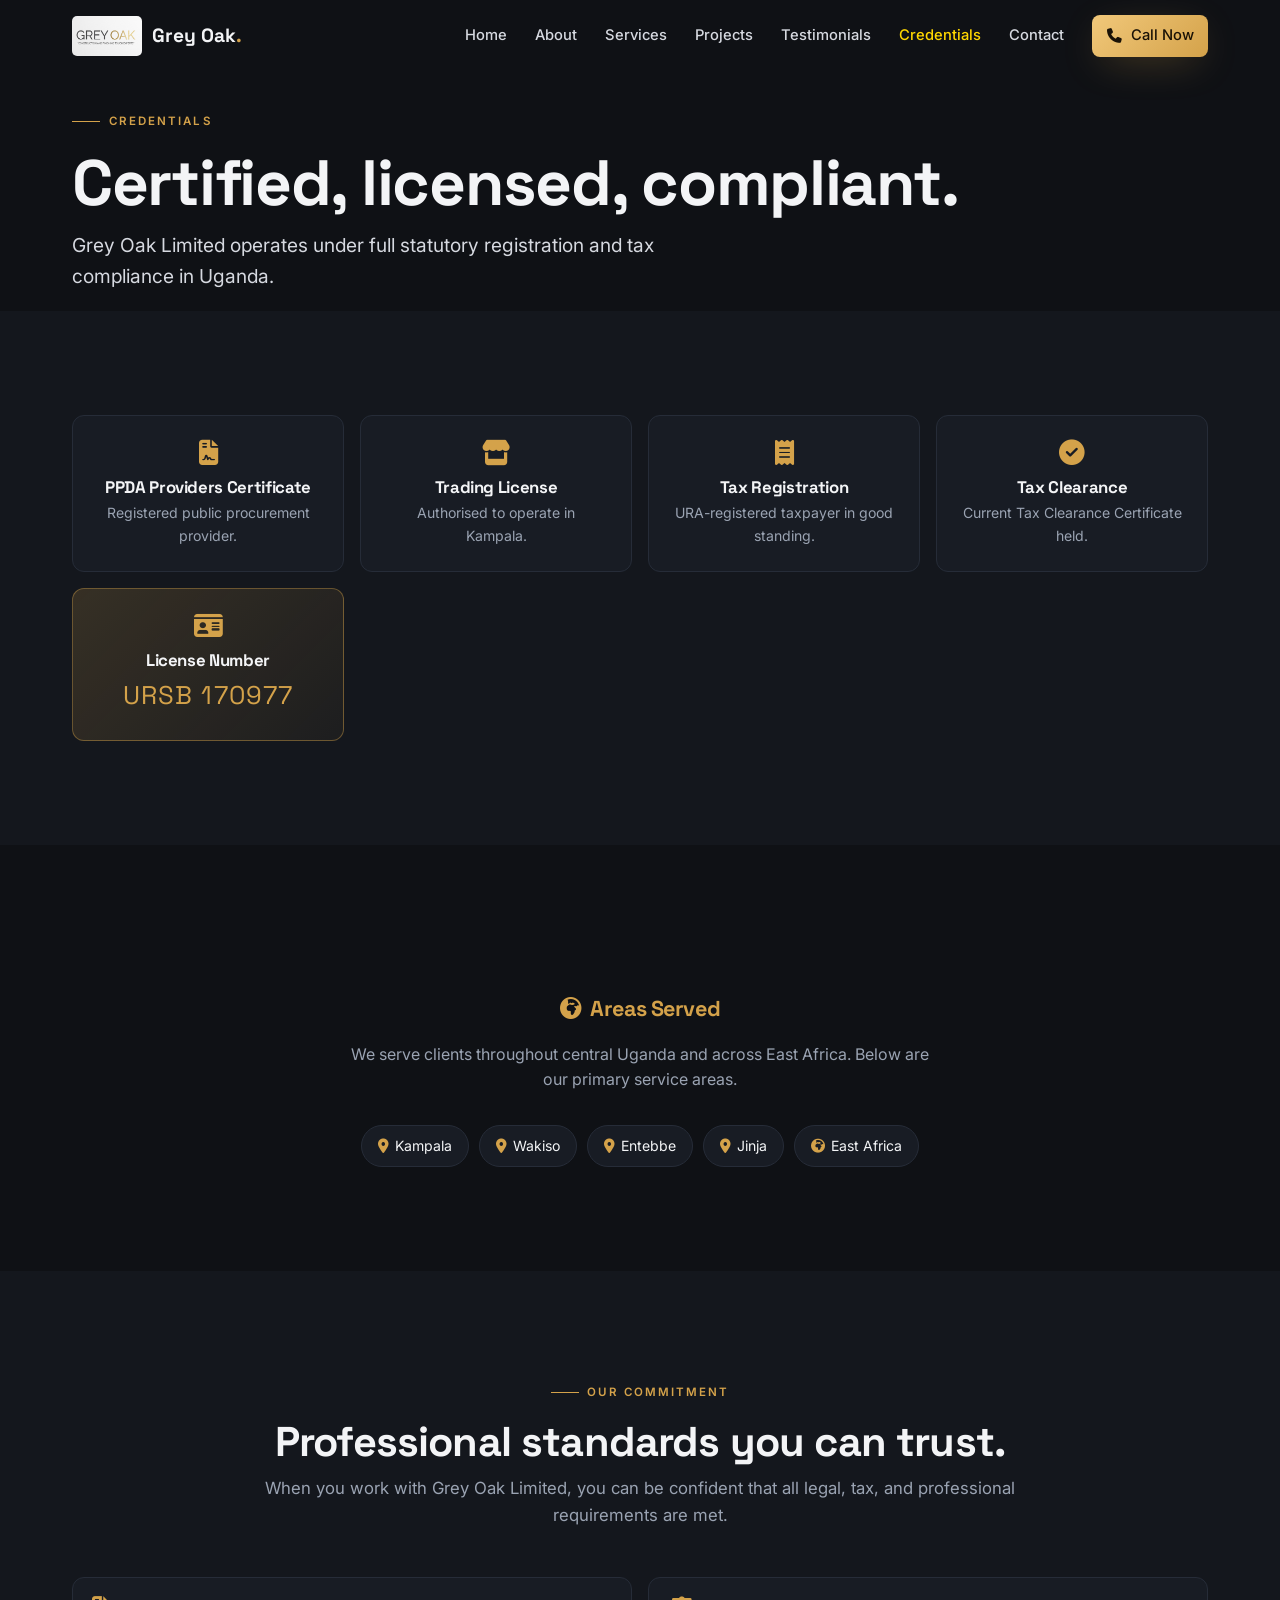
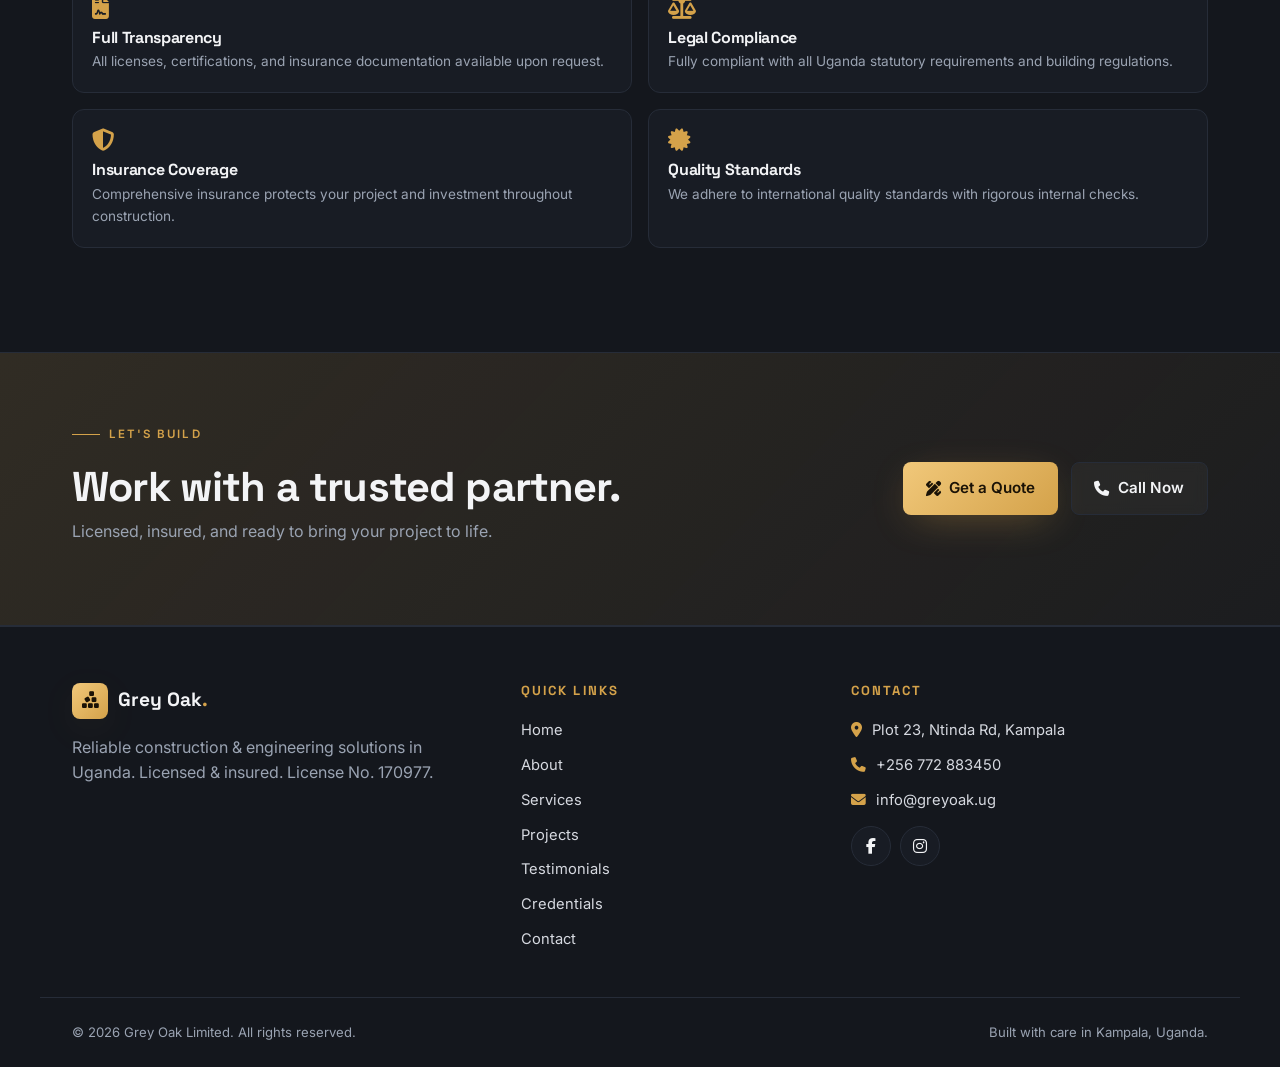
<file: credentials.html>
<!DOCTYPE html>
<html lang="en">
<head>
  <meta charset="UTF-8" />
  <meta name="viewport" content="width=device-width, initial-scale=1.0" />
  <title>Credentials — Grey Oak Limited</title>
  <meta name="description" content="Grey Oak Limited credentials — licensed, certified, and fully compliant with Uganda statutory requirements." />
  <meta name="theme-color" content="#0f1419" />

  <!-- Open Graph -->
  <meta property="og:title" content="Credentials — Grey Oak Limited" />
  <meta property="og:description" content="Certified, licensed, and fully compliant construction and engineering company in Uganda." />
  <meta property="og:type" content="website" />

  <!-- Preconnect & fonts -->
  <link rel="preconnect" href="https://fonts.googleapis.com" />
  <link rel="preconnect" href="https://fonts.gstatic.com" crossorigin />
  <link href="https://fonts.googleapis.com/css2?family=Inter:wght@400;500;600;700&family=Space+Grotesk:wght@600;700&display=swap" rel="stylesheet" />

  <!-- Font Awesome -->
  <link rel="stylesheet" href="https://cdnjs.cloudflare.com/ajax/libs/font-awesome/6.5.1/css/all.min.css" />

  <link rel="stylesheet" href="styles.css" />
</head>
<body>

  <!-- ============ HEADER / NAVBAR ============ -->
  <header class="navbar" id="navbar">
    <div class="container nav-inner">
      <a href="index.html" class="brand" aria-label="Grey Oak Limited home">
        <img src="images/logoimg.jpg" alt="logo" style="width: 70px; height: 40px; border-radius: 5px;">
        <span class="brand-text">Grey Oak<span class="brand-dot">.</span></span>
      </a>

      <nav class="nav-links" id="navLinks" aria-label="Primary">
        <a href="index.html">Home</a>
        <a href="about.html">About</a>
        <a href="services.html">Services</a>
        <a href="projects.html">Projects</a>
        <a href="testimonials.html">Testimonials</a>
        <a href="credentials.html" class="active" style="color: gold;">Credentials</a>
        <a href="contact.html">Contact</a>
        <a href="tel:+256772883450" class="btn btn-gold btn-sm nav-cta"><i class="fa-solid fa-phone"></i> Call Now</a>
      </nav>

      <button class="hamburger" id="hamburger" aria-label="Open menu" aria-expanded="false" aria-controls="navLinks">
        <span></span><span></span><span></span>
      </button>
    </div>
  </header>

  <!-- ============ PAGE HEADER ============ -->
  <section class="section page-header">
    <div class="container">
      <span class="eyebrow reveal"><span class="hairline-dot"></span> Credentials</span>
      <h1 class="reveal">Certified, licensed, compliant.</h1>
      <p class="lead reveal">Grey Oak Limited operates under full statutory registration and tax compliance in Uganda.</p>
    </div>
  </section>

  <!-- ============ CERTIFICATIONS ============ -->
  <section class="section bg-surface" style="margin-top: -100px;">
    <div class="container">
      <div class="cert-grid reveal">
        <div class="cert-card">
          <i class="fa-solid fa-file-contract"></i>
          <h4>PPDA Providers Certificate</h4>
          <p>Registered public procurement provider.</p>
        </div>
        <div class="cert-card">
          <i class="fa-solid fa-store"></i>
          <h4>Trading License</h4>
          <p>Authorised to operate in Kampala.</p>
        </div>
        <div class="cert-card">
          <i class="fa-solid fa-receipt"></i>
          <h4>Tax Registration</h4>
          <p>URA-registered taxpayer in good standing.</p>
        </div>
        <div class="cert-card">
          <i class="fa-solid fa-circle-check"></i>
          <h4>Tax Clearance</h4>
          <p>Current Tax Clearance Certificate held.</p>
        </div>
        <div class="cert-card highlight">
          <i class="fa-solid fa-id-card"></i>
          <h4>License Number</h4>
          <p class="big">URSB 170977</p>
        </div>
      </div>
    </div>
  </section>

  <!-- ============ AREAS SERVED ============ -->
  <section class="section">
    <div class="container">
      <div class="areas reveal">
        <h3><i class="fa-solid fa-globe-africa"></i> Areas Served</h3>
        <p class="muted" style="max-width: 600px; margin: 0 auto 2rem; text-align: center;">We serve clients throughout central Uganda and across East Africa. Below are our primary service areas.</p>
        <div class="areas-row">
          <span class="chip"><i class="fa-solid fa-location-dot"></i> Kampala</span>
          <span class="chip"><i class="fa-solid fa-location-dot"></i> Wakiso</span>
          <span class="chip"><i class="fa-solid fa-location-dot"></i> Entebbe</span>
          <span class="chip"><i class="fa-solid fa-location-dot"></i> Jinja</span>
          <span class="chip"><i class="fa-solid fa-earth-africa"></i> East Africa</span>
        </div>
      </div>
    </div>
  </section>

  <!-- ============ COMMITMENT ============ -->
  <section class="section bg-surface">
    <div class="container">
      <div class="section-head reveal">
        <span class="eyebrow"><span class="hairline-dot"></span> Our Commitment</span>
        <h2>Professional standards you can trust.</h2>
        <p class="muted">When you work with Grey Oak Limited, you can be confident that all legal, tax, and professional requirements are met.</p>
      </div>

      <div class="principles">
        <div class="principle reveal">
          <i class="fa-solid fa-file-contract"></i>
          <h4>Full Transparency</h4>
          <p>All licenses, certifications, and insurance documentation available upon request.</p>
        </div>
        <div class="principle reveal">
          <i class="fa-solid fa-scale-balanced"></i>
          <h4>Legal Compliance</h4>
          <p>Fully compliant with all Uganda statutory requirements and building regulations.</p>
        </div>
        <div class="principle reveal">
          <i class="fa-solid fa-shield-halved"></i>
          <h4>Insurance Coverage</h4>
          <p>Comprehensive insurance protects your project and investment throughout construction.</p>
        </div>
        <div class="principle reveal">
          <i class="fa-solid fa-certificate"></i>
          <h4>Quality Standards</h4>
          <p>We adhere to international quality standards with rigorous internal checks.</p>
        </div>
      </div>
    </div>
  </section>

  <!-- ============ CTA ============ -->
  <section class="cta-banner">
    <div class="container cta-inner reveal">
      <div>
        <span class="eyebrow"><span class="hairline-dot"></span> Let's build</span>
        <h2>Work with a trusted partner.</h2>
        <p class="muted">Licensed, insured, and ready to bring your project to life.</p>
      </div>
      <div class="cta-buttons">
        <a href="contact.html" class="btn btn-gold"><i class="fa-solid fa-pen-ruler"></i> Get a Quote</a>
        <a href="tel:+256772883450" class="btn btn-ghost"><i class="fa-solid fa-phone"></i> Call Now</a>
      </div>
    </div>
  </section>

  <!-- ============ FOOTER ============ -->
  <footer class="footer">
    <div class="container footer-grid">
      <div>
        <a href="index.html" class="brand">
          <span class="brand-mark"><i class="fa-solid fa-cubes-stacked"></i></span>
          <span class="brand-text">Grey Oak<span class="brand-dot">.</span></span>
        </a>
        <p class="muted">Reliable construction &amp; engineering solutions in Uganda. Licensed &amp; insured. License No. 170977.</p>
      </div>
      <div>
        <h5>Quick Links</h5>
        <ul class="footer-links">
          <li><a href="index.html">Home</a></li>
          <li><a href="about.html">About</a></li>
          <li><a href="services.html">Services</a></li>
          <li><a href="projects.html">Projects</a></li>
          <li><a href="testimonials.html">Testimonials</a></li>
          <li><a href="credentials.html">Credentials</a></li>
          <li><a href="contact.html">Contact</a></li>
        </ul>
      </div>
      <div>
        <h5>Contact</h5>
        <ul class="footer-links">
          <li><i class="fa-solid fa-location-dot"></i> Plot 23, Ntinda Rd, Kampala</li>
          <li><i class="fa-solid fa-phone"></i> <a href="tel:+256772883450">+256 772 883450</a></li>
          <li><i class="fa-solid fa-envelope"></i> <a href="mailto:info@greyoak.ug">info@greyoak.ug</a></li>
        </ul>
        <div class="socials">
          <a href="https://www.facebook.com/greyoakconstruction/" target="_blank" rel="noopener" aria-label="Facebook"><i class="fa-brands fa-facebook-f"></i></a>
          <a href="https://www.instagram.com/greyoak_ug/" target="_blank" rel="noopener" aria-label="Instagram"><i class="fa-brands fa-instagram"></i></a>
        </div>
      </div>
    </div>
    <div class="container copyright">
      <span>© <span id="year"></span> Grey Oak Limited. All rights reserved.</span>
      <span>Built with care in Kampala, Uganda.</span>
    </div>
  </footer>

  <!-- Scroll to Top -->
  <button class="fab-scroll-top" id="scrollTop" aria-label="Scroll to top">
    <i class="fa-solid fa-arrow-up"></i>
  </button>

  <script src="script.js" defer></script>
</body>
</html>
</file>
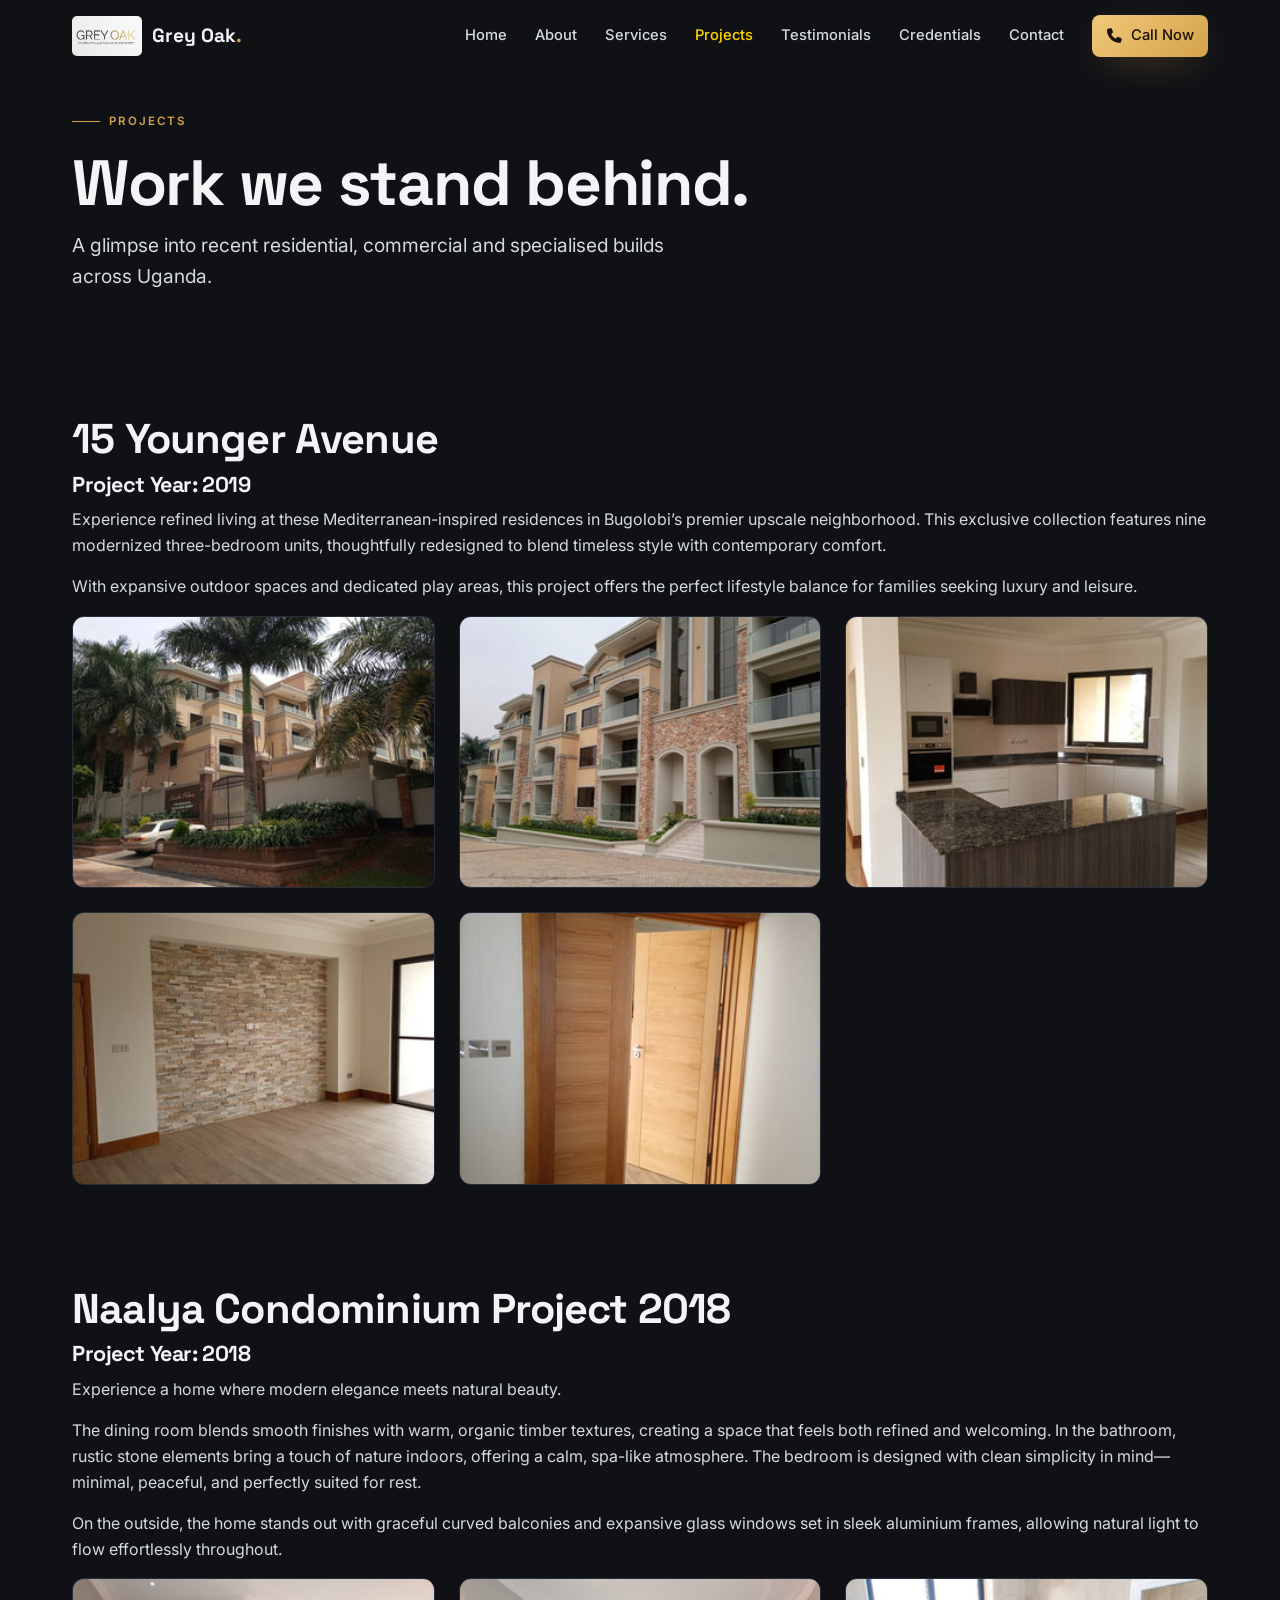
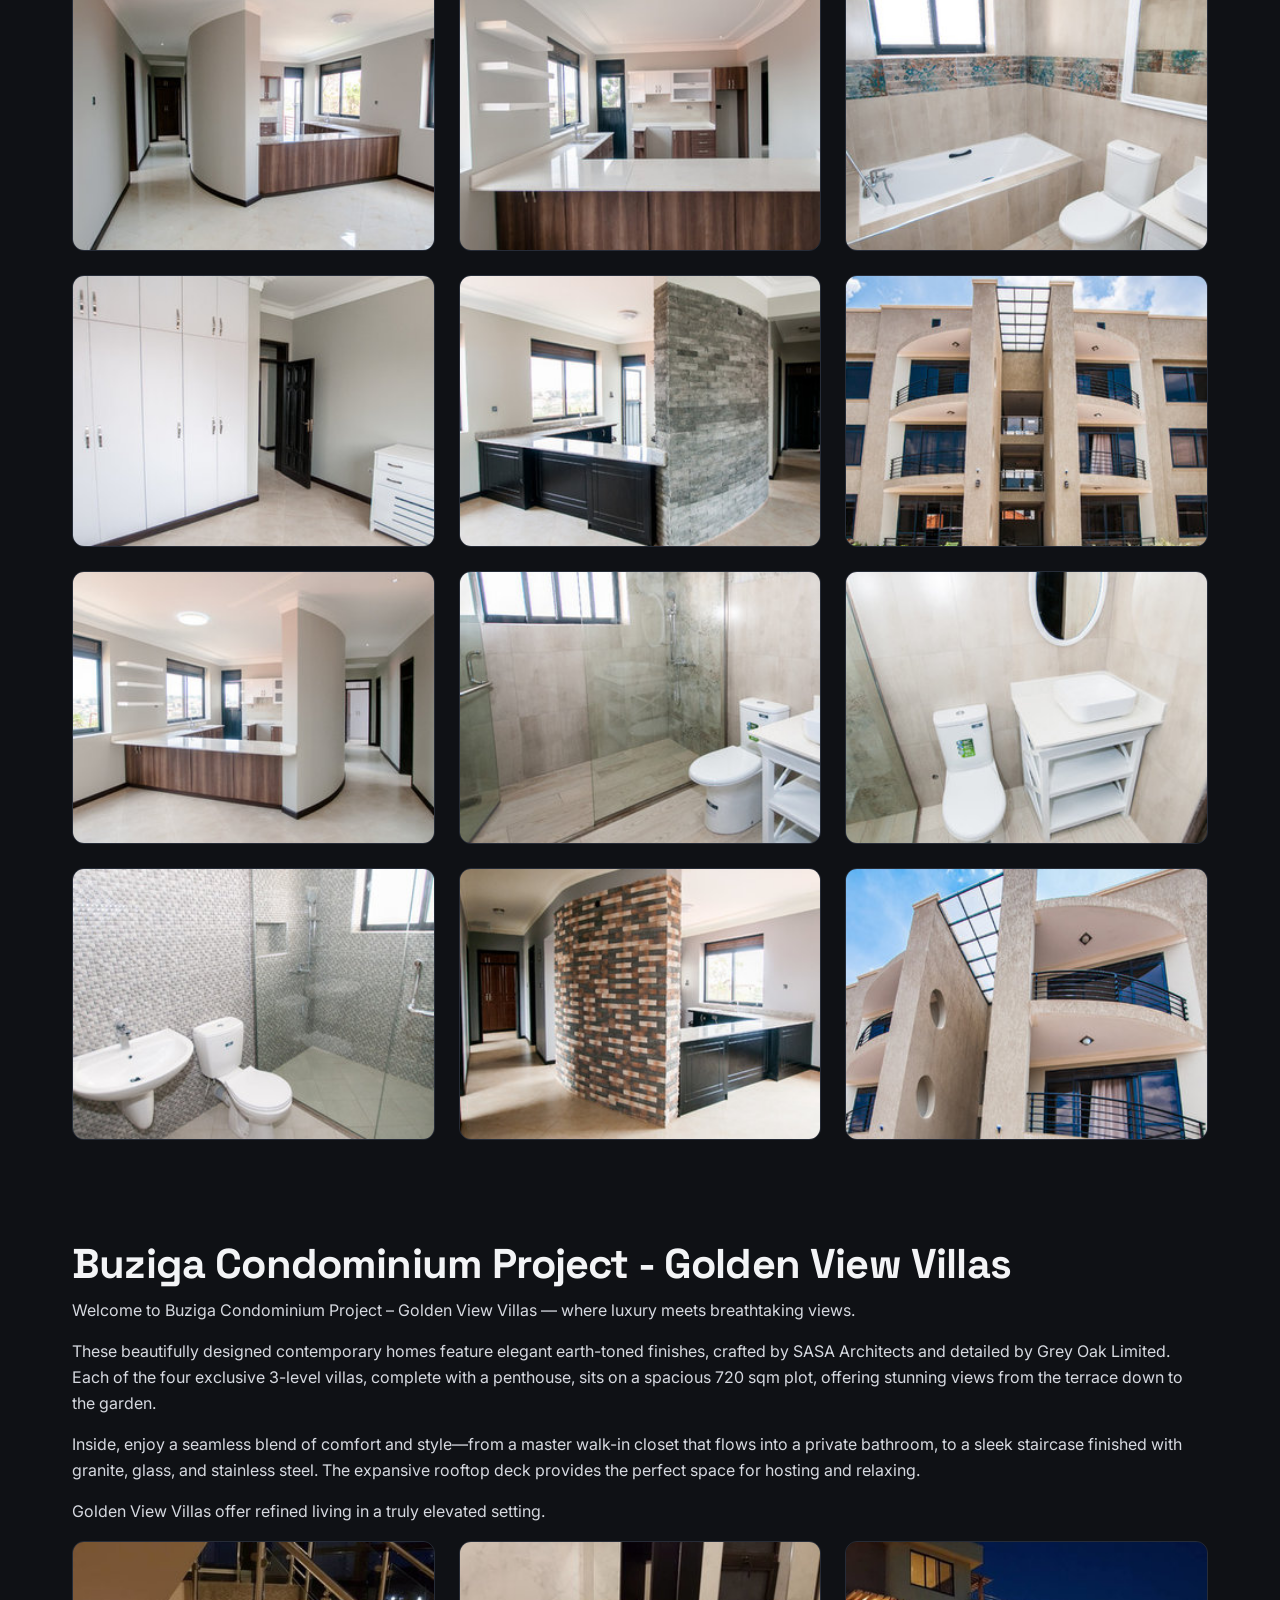
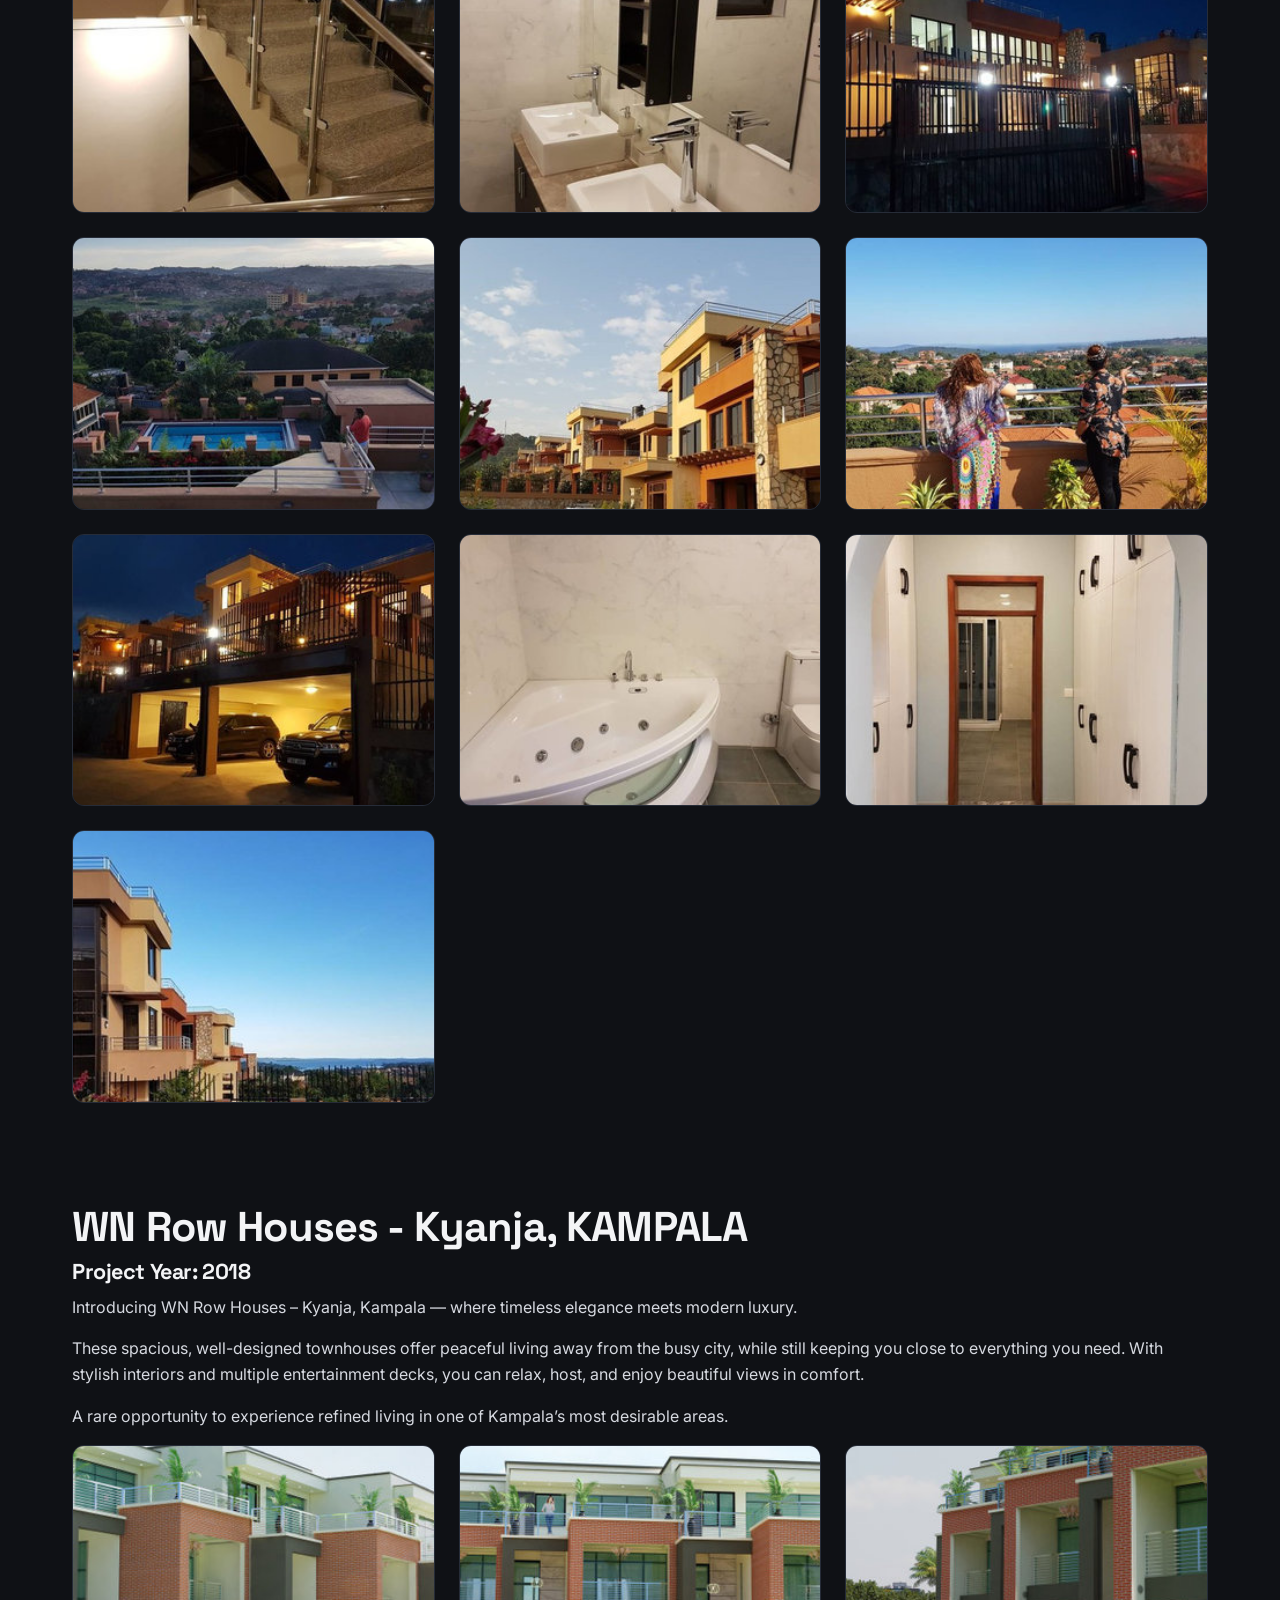
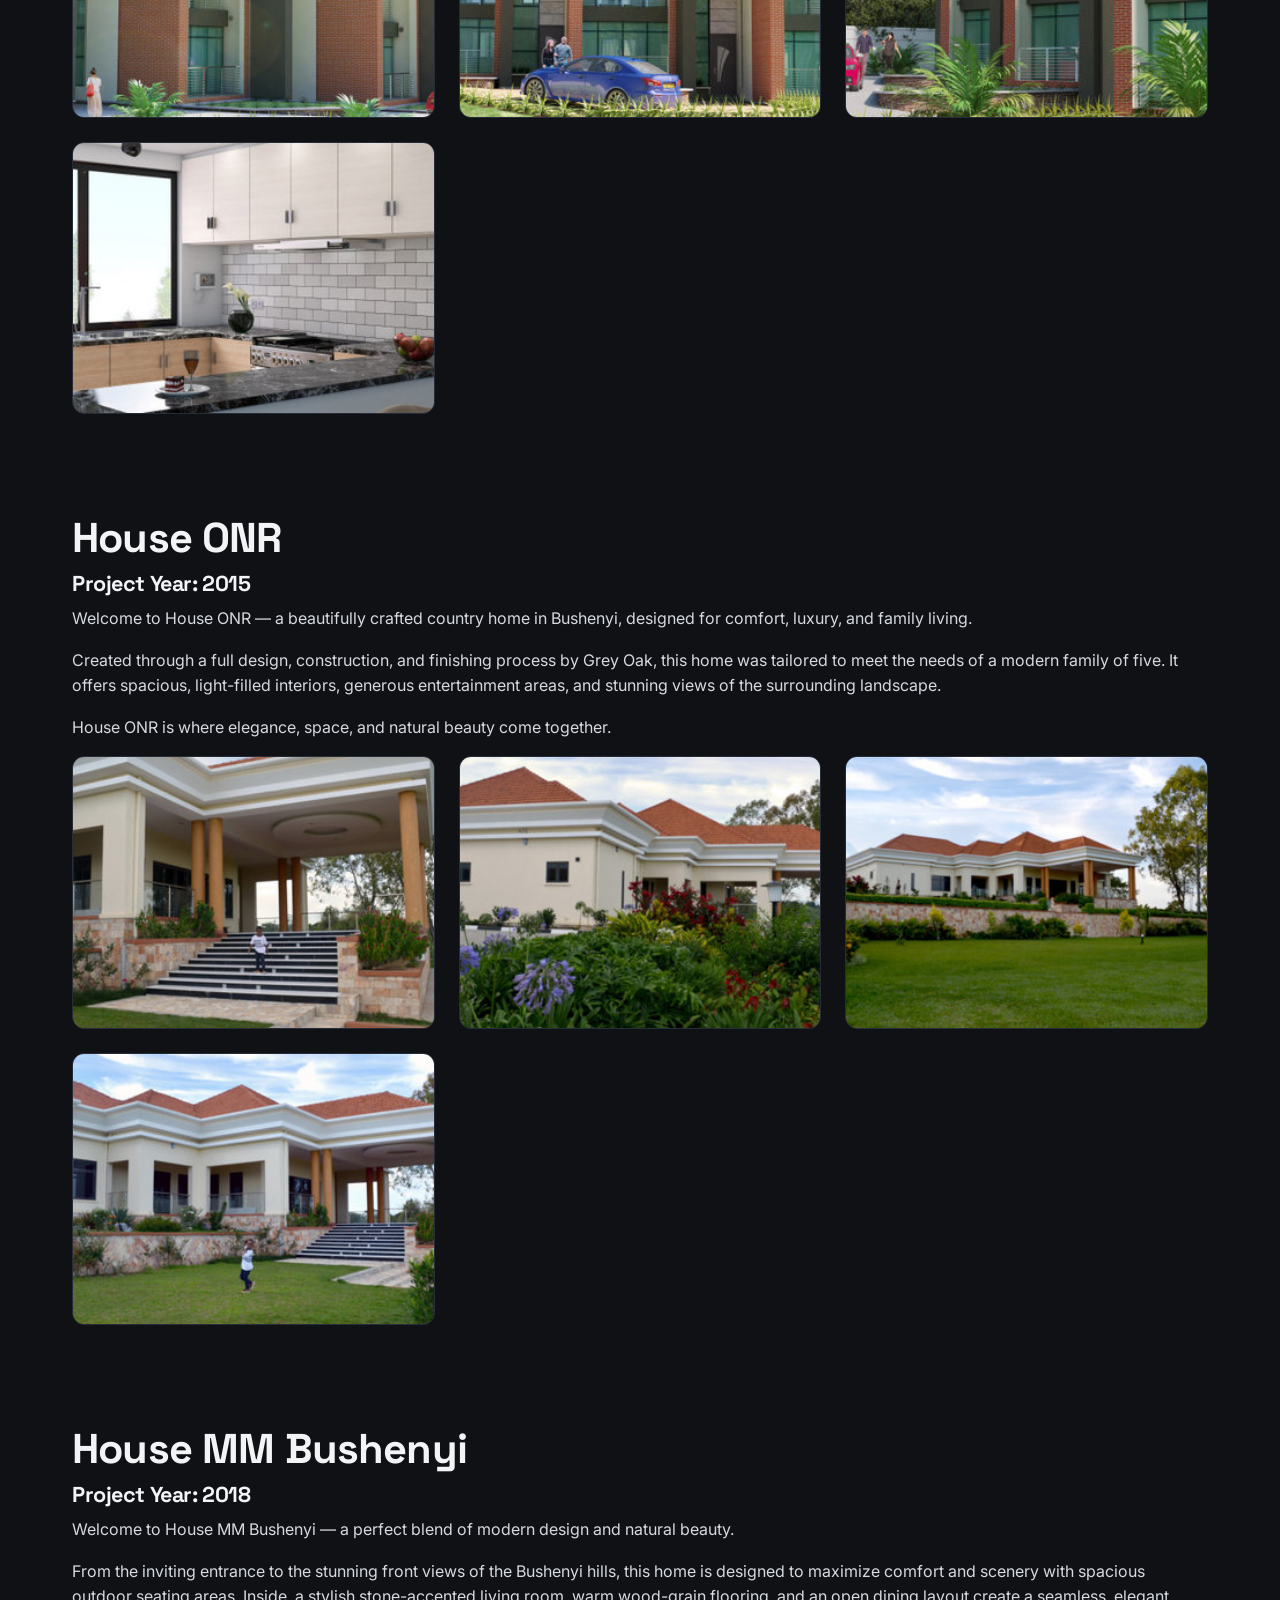
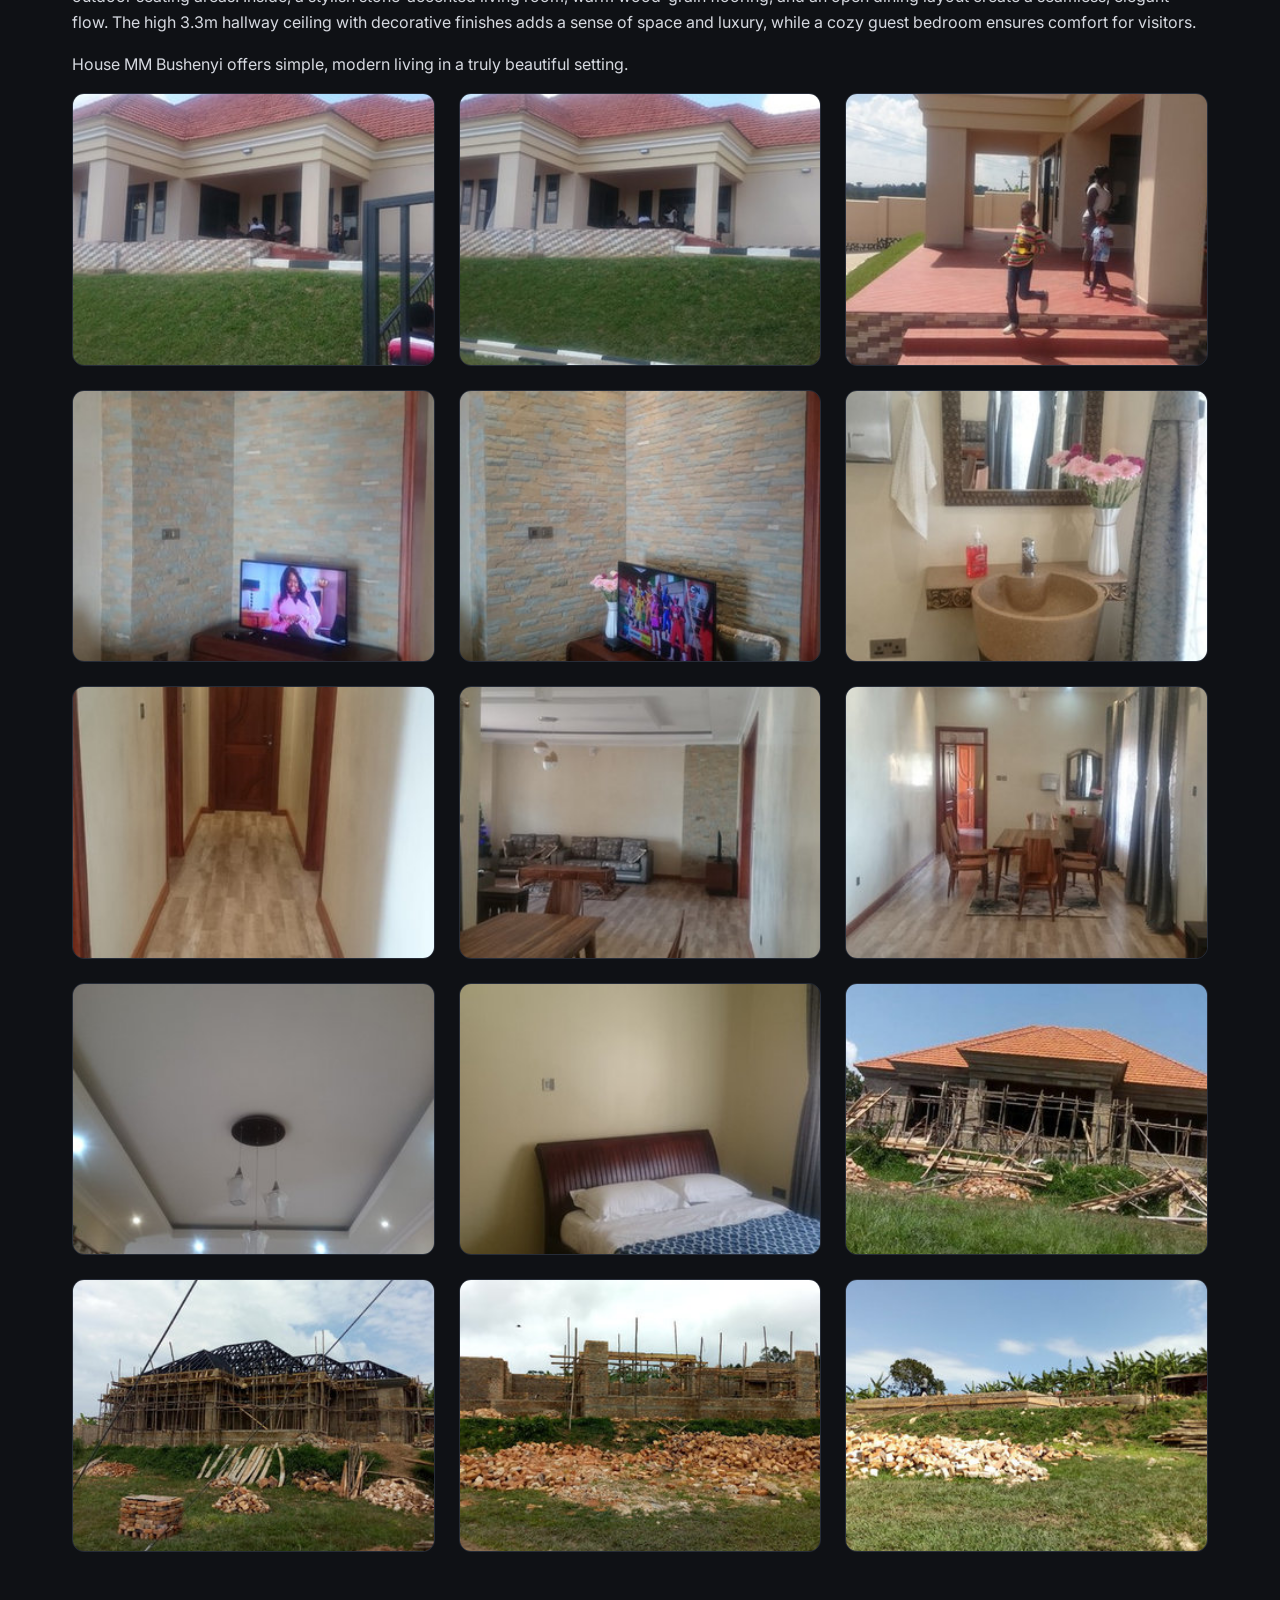
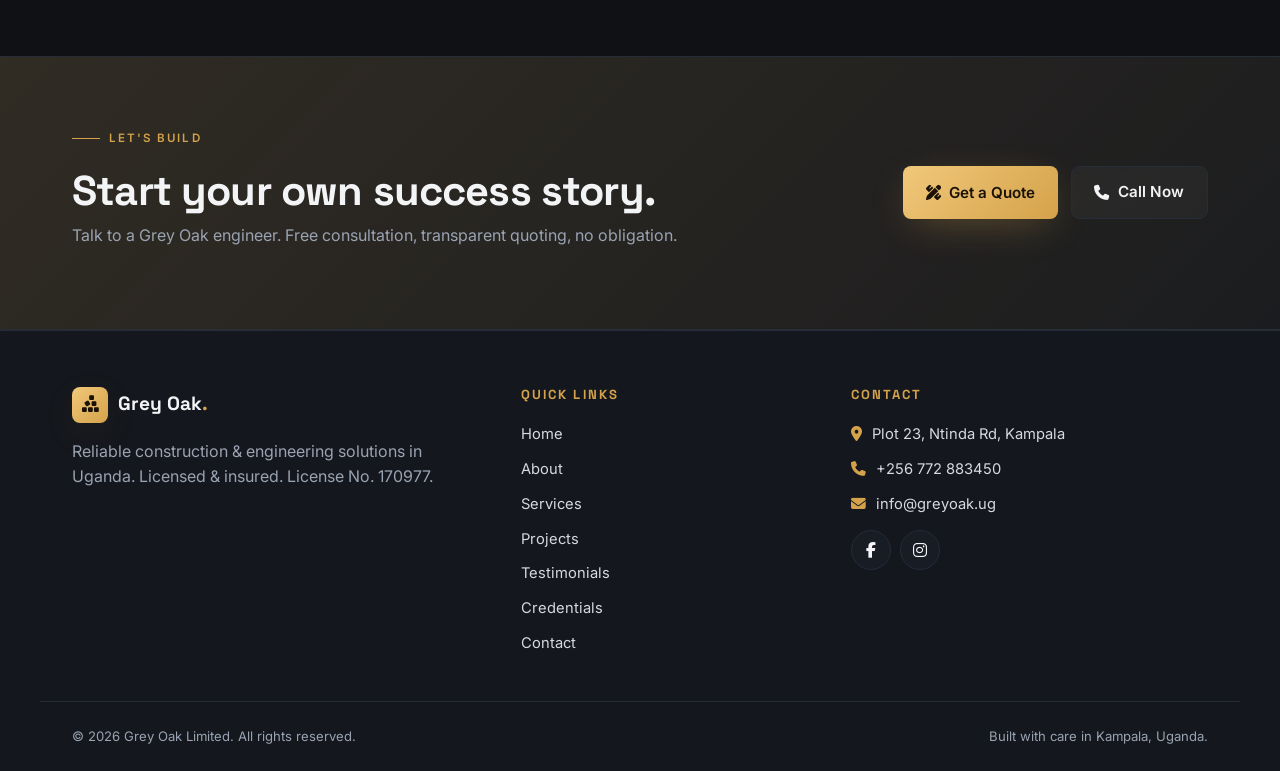
<file: projects.html>
<!DOCTYPE html>
<html lang="en">
<head>
  <meta charset="UTF-8" />
  <meta name="viewport" content="width=device-width, initial-scale=1.0" />
  <title>Projects — Grey Oak Limited</title>
  <meta name="description" content="Explore our portfolio of completed construction projects across Uganda — residential, commercial, renovations, and specialised builds." />
  <meta name="theme-color" content="#0f1419" />

  <!-- Open Graph -->
  <meta property="og:title" content="Projects — Grey Oak Limited" />
  <meta property="og:description" content="A glimpse into our completed residential, commercial and specialised builds across Uganda." />
  <meta property="og:type" content="website" />

  <!-- Preconnect & fonts -->
  <link rel="preconnect" href="https://fonts.googleapis.com" />
  <link rel="preconnect" href="https://fonts.gstatic.com" crossorigin />
  <link href="https://fonts.googleapis.com/css2?family=Inter:wght@400;500;600;700&family=Space+Grotesk:wght@600;700&display=swap" rel="stylesheet" />

  <!-- Font Awesome -->
  <link rel="stylesheet" href="https://cdnjs.cloudflare.com/ajax/libs/font-awesome/6.5.1/css/all.min.css" />

  <link rel="stylesheet" href="styles.css" />
</head>
<body>

  <!-- ============ HEADER / NAVBAR ============ -->
  <header class="navbar" id="navbar">
    <div class="container nav-inner">
      <a href="index.html" class="brand" aria-label="Grey Oak Limited home">
        <img src="images/logoimg.jpg" alt="logo" style="width: 70px; height: 40px; border-radius: 5px;">
        <span class="brand-text">Grey Oak<span class="brand-dot">.</span></span>
      </a>

      <nav class="nav-links" id="navLinks" aria-label="Primary">
        <a href="index.html">Home</a>
        <a href="about.html">About</a>
        <a href="services.html">Services</a>
        <a href="projects.html" class="active" style="color: gold;">Projects</a>
        <a href="testimonials.html">Testimonials</a>
        <a href="credentials.html">Credentials</a>
        <a href="contact.html">Contact</a>
        <a href="tel:+256772883450" class="btn btn-gold btn-sm nav-cta"><i class="fa-solid fa-phone"></i> Call Now</a>
      </nav>

      <button class="hamburger" id="hamburger" aria-label="Open menu" aria-expanded="false" aria-controls="navLinks">
        <span></span><span></span><span></span>
      </button>
    </div>
  </header>

  <!-- ============ PAGE HEADER ============ -->
  <section class="section page-header">
    <div class="container">
      <span class="eyebrow reveal"><span class="hairline-dot"></span> Projects</span>
      <h1 class="reveal">Work we stand behind.</h1>
      <p class="lead reveal">A glimpse into recent residential, commercial and specialised builds across Uganda.</p>
    </div>
  </section>

  <!-- ============ PROJECTS ============ -->
  <section class="section" style="margin-top: -100px;">
    <div class="container">
      <h2>15 Younger Avenue</h2>
      <h3>Project Year: 2019</h3>
      <p>Experience refined living at these Mediterranean-inspired residences in Bugolobi’s premier upscale neighborhood. This exclusive collection features nine modernized three-bedroom units, thoughtfully redesigned to blend timeless style with contemporary comfort.</p>
      <p>With expansive outdoor spaces and dedicated play areas, this project offers the perfect lifestyle balance for families seeking luxury and leisure.</p>
      <div class="projects-grid">
        <article class="project-card">
          <div class="project-img"><img src="images/15youngeravenue1.jpg" loading="lazy" alt="15 Younger Avenue Image 1"></div>
        </article>
        <article class="project-card">
          <div class="project-img"><img src="images/15youngeravenue2.jpg" loading="lazy" alt="15 Younger Avenue Image 2"></div>
        </article>
        <article class="project-card">
          <div class="project-img"><img src="images/15youngeravenue3.jpg" loading="lazy" alt="15 Younger Avenue Image 3"></div>
        </article>
        <article class="project-card">
          <div class="project-img"><img src="images/15youngeravenue4.jpg" loading="lazy" alt="15 Younger Avenue Image 4"></div>
        </article>
        <article class="project-card">
          <div class="project-img"><img src="images/15youngeravenue5.jpg" loading="lazy" alt="15 Younger Avenue Image 5"></div>
        </article>
      </div>
      <h2 style="margin-top: 100px;">Naalya Condominium Project 2018</h2>
      <h3>Project Year: 2018</h3>
      <p>Experience a home where modern elegance meets natural beauty.</p>
      <p>The dining room blends smooth finishes with warm, organic timber textures, creating a space that feels both refined and welcoming. In the bathroom, rustic stone elements bring a touch of nature indoors, offering a calm, spa-like atmosphere. The bedroom is designed with clean simplicity in mind—minimal, peaceful, and perfectly suited for rest.</p>
      <p>On the outside, the home stands out with graceful curved balconies and expansive glass windows set in sleek aluminium frames, allowing natural light to flow effortlessly throughout.</p>
      <div class="projects-grid">
        <article class="project-card">
          <div class="project-img"><img src="images/naalyacondominiumproject20181.jpg" loading="lazy" alt="Naalya Condominium Project 2018 Image 1"></div>
        </article>
        <article class="project-card">
          <div class="project-img"><img src="images/naalyacondominiumproject20183.jpg" loading="lazy" alt="Naalya Condominium Project 2018 Image 2"></div>
        </article>
        <article class="project-card">
          <div class="project-img"><img src="images/naalyacondominiumproject20185.jpg" loading="lazy" alt="Naalya Condominium Project 2018 Image 3"></div>
        </article>
        <article class="project-card">
          <div class="project-img"><img src="images/naalyacondominiumproject20187.jpg" loading="lazy" alt="Naalya Condominium Project 2018 Image 4"></div>
        </article>
        <article class="project-card">
          <div class="project-img"><img src="images/naalyacondominiumproject20189.jpg" loading="lazy" alt="Naalya Condominium Project 2018 Image 5"></div>
        </article>
        <article class="project-card">
          <div class="project-img"><img src="images/naalyacondominiumproject201811.jpg" loading="lazy" alt="Naalya Condominium Project 2018 Image 6"></div>
        </article>
        </article>
        <article class="project-card">
          <div class="project-img"><img src="images/naalyacondominiumproject20182.jpg" loading="lazy" alt="Naalya Condominium Project 2018 Image 7"></div>
        </article>
        </article>
        <article class="project-card">
          <div class="project-img"><img src="images/naalyacondominiumproject20184.jpg" loading="lazy" alt="Naalya Condominium Project 2018 Image 8"></div>
        </article>
        </article>
        <article class="project-card">
          <div class="project-img"><img src="images/naalyacondominiumproject20186.jpg" loading="lazy" alt="Naalya Condominium Project 2018 Image 9"></div>
        </article>
        </article>
        <article class="project-card">
          <div class="project-img"><img src="images/naalyacondominiumproject20188.jpg" loading="lazy" alt="Naalya Condominium Project 2018 Image 10"></div>
        </article>
        </article>
        <article class="project-card">
          <div class="project-img"><img src="images/naalyacondominiumproject201810.jpg" loading="lazy" alt="Naalya Condominium Project 2018 Image 11"></div>
        </article>
        </article>
        <article class="project-card">
          <div class="project-img"><img src="images/naalyacondominiumproject201812.jpg" loading="lazy" alt="Naalya Condominium Project 2018 Image 12"></div>
        </article>
      </div>
      <h2 style="margin-top: 100px;">Buziga Condominium Project - Golden View Villas</h2>
      <p>Welcome to Buziga Condominium Project – Golden View Villas — where luxury meets breathtaking views.</p>
      <p>These beautifully designed contemporary homes feature elegant earth-toned finishes, crafted by SASA Architects and detailed by Grey Oak Limited. Each of the four exclusive 3-level villas, complete with a penthouse, sits on a spacious 720 sqm plot, offering stunning views from the terrace down to the garden.</p>
      <p>Inside, enjoy a seamless blend of comfort and style—from a master walk-in closet that flows into a private bathroom, to a sleek staircase finished with granite, glass, and stainless steel. The expansive rooftop deck provides the perfect space for hosting and relaxing.</p>
      <p>Golden View Villas offer refined living in a truly elevated setting.</p>
      <div class="projects-grid">
        <article class="project-card">
          <div class="project-img"><img src="images/buzigacondominiumprojectgoldenviewvillas1.jpg" loading="lazy" alt="Buziga Condominium Project - Golden View Villas Image 1"></div>
        </article>
        <article class="project-card">
          <div class="project-img"><img src="images/buzigacondominiumprojectgoldenviewvillas3.jpg" loading="lazy" alt="Buziga Condominium Project - Golden View Villas Image 2"></div>
        </article>
        <article class="project-card">
          <div class="project-img"><img src="images/buzigacondominiumprojectgoldenviewvillas5.jpg" loading="lazy" alt="Buziga Condominium Project - Golden View Villas Image 3"></div>
        </article>
        <article class="project-card">
          <div class="project-img"><img src="images/buzigacondominiumprojectgoldenviewvillas7.jpg" loading="lazy" alt="Buziga Condominium Project - Golden View Villas Image 4"></div>
        </article>
        <article class="project-card">
          <div class="project-img"><img src="images/buzigacondominiumprojectgoldenviewvillas9.jpg" loading="lazy" alt="Buziga Condominium Project - Golden View Villas Image 5"></div>
        </article>
        <article class="project-card">
          <div class="project-img"><img src="images/buzigacondominiumprojectgoldenviewvillas2.jpg" loading="lazy" alt="Buziga Condominium Project - Golden View Villas Image 6"></div>
        </article>
        </article>
        <article class="project-card">
          <div class="project-img"><img src="images/buzigacondominiumprojectgoldenviewvillas4.jpg" loading="lazy" alt="Buziga Condominium Project - Golden View Villas Image 7"></div>
        </article>
        </article>
        <article class="project-card">
          <div class="project-img"><img src="images/buzigacondominiumprojectgoldenviewvillas6.jpg" loading="lazy" alt="Buziga Condominium Project - Golden View Villas Image 8"></div>
        </article>
        </article>
        <article class="project-card">
          <div class="project-img"><img src="images/buzigacondominiumprojectgoldenviewvillas8.jpg" loading="lazy" alt="Buziga Condominium Project - Golden View Villas Image 9"></div>
        </article>
        </article>
        <article class="project-card">
          <div class="project-img"><img src="images/buzigacondominiumprojectgoldenviewvillas10.jpg" loading="lazy" alt="Buziga Condominium Project - Golden View Villas Image 10"></div>
        </article>
        </article>
      </div>
      <h2 style="margin-top: 100px;">WN Row Houses - Kyanja, KAMPALA</h2>
      <h3>Project Year: 2018</h3>
      <p>Introducing WN Row Houses – Kyanja, Kampala — where timeless elegance meets modern luxury.</p>
      <p>These spacious, well-designed townhouses offer peaceful living away from the busy city, while still keeping you close to everything you need. With stylish interiors and multiple entertainment decks, you can relax, host, and enjoy beautiful views in comfort.</p>
      <p>A rare opportunity to experience refined living in one of Kampala’s most desirable areas.</p>
      <div class="projects-grid">
        <article class="project-card">
          <div class="project-img"><img src="images/wnrowhouseskyanjakamplala1.jpg" loading="lazy" alt="WN Row Houses - Kyanja, KAMPALA 1"></div>
        </article>
        <article class="project-card">
          <div class="project-img"><img src="images/wnrowhouseskyanjakamplala3.jpg" loading="lazy" alt="WN Row Houses - Kyanja, KAMPALA 2"></div>
        </article>
        <article class="project-card">
          <div class="project-img"><img src="images/wnrowhouseskyanjakamplala2.jpg" loading="lazy" alt="WN Row Houses - Kyanja, KAMPALA 3"></div>
        </article>
        <article class="project-card">
          <div class="project-img"><img src="images/wnrowhouseskyanjakamplala4.jpg" loading="lazy" alt="WN Row Houses - Kyanja, KAMPALA 4"></div>
        </article>
      </div>
      <h2 style="margin-top: 100px;">House ONR</h2>
      <h3>Project Year: 2015</h3>
      <p>Welcome to House ONR — a beautifully crafted country home in Bushenyi, designed for comfort, luxury, and family living.</p>
      <p>Created through a full design, construction, and finishing process by Grey Oak, this home was tailored to meet the needs of a modern family of five. It offers spacious, light-filled interiors, generous entertainment areas, and stunning views of the surrounding landscape.</p>
      <p>House ONR is where elegance, space, and natural beauty come together.</p>
      <div class="projects-grid">
        <article class="project-card">
          <div class="project-img"><img src="images/houseonr1.jpg" loading="lazy" alt="House ONR 1"></div>
        </article>
        <article class="project-card">
          <div class="project-img"><img src="images/houseonr3.jpg" loading="lazy" alt="House ONR 2"></div>
        </article>
        <article class="project-card">
          <div class="project-img"><img src="images/houseonr2.jpg" loading="lazy" alt="House ONR 3"></div>
        </article>
        <article class="project-card">
          <div class="project-img"><img src="images/houseonr4.jpg" loading="lazy" alt="House ONR 4"></div>
        </article>
      </div>
      <h2 style="margin-top: 100px;">House MM Bushenyi</h2>
      <h3>Project Year: 2018</h3>
      <p>Welcome to House MM Bushenyi — a perfect blend of modern design and natural beauty.</p>
      <p>From the inviting entrance to the stunning front views of the Bushenyi hills, this home is designed to maximize comfort and scenery with spacious outdoor seating areas. Inside, a stylish stone-accented living room, warm wood-grain flooring, and an open dining layout create a seamless, elegant flow. The high 3.3m hallway ceiling with decorative finishes adds a sense of space and luxury, while a cozy guest bedroom ensures comfort for visitors.</p>
      <p>House MM Bushenyi offers simple, modern living in a truly beautiful setting.</p>
      <div class="projects-grid">
        <article class="project-card">
          <div class="project-img"><img src="images/housemmbushenyi15.jpg" loading="lazy" alt=""></div>
        </article>
        <article class="project-card">
          <div class="project-img"><img src="images/housemmbushenyi14.jpg" loading="lazy" alt=""></div>
        </article>
        <article class="project-card">
          <div class="project-img"><img src="images/housemmbushenyi13.jpg" loading="lazy" alt=""></div>
        </article>
        <article class="project-card">
          <div class="project-img"><img src="images/housemmbushenyi12.jpg" loading="lazy" alt=""></div>
        </article>
        <article class="project-card">
          <div class="project-img"><img src="images/housemmbushenyi11.jpg" loading="lazy" alt=""></div>
        </article>
        <article class="project-card">
          <div class="project-img"><img src="images/housemmbushenyi10.jpg" loading="lazy" alt=""></div>
        </article>
        </article>
        <article class="project-card">
          <div class="project-img"><img src="images/housemmbushenyi9.jpg" loading="lazy" alt=""></div>
        </article>
        </article>
        <article class="project-card">
          <div class="project-img"><img src="images/housemmbushenyi8.jpg" loading="lazy" alt=""></div>
        </article>
        </article>
        <article class="project-card">
          <div class="project-img"><img src="images/housemmbushenyi7.jpg" loading="lazy" alt=""></div>
        </article>
        </article>
        <article class="project-card">
          <div class="project-img"><img src="images/housemmbushenyi6.jpg" loading="lazy" alt=""></div>
        </article>
        </article>
        <article class="project-card">
          <div class="project-img"><img src="images/housemmbushenyi5.jpg" loading="lazy" alt=""></div>
        </article>
        </article>
        <article class="project-card">
          <div class="project-img"><img src="images/housemmbushenyi4.jpg" loading="lazy" alt=""></div>
        </article>
        <article class="project-card">
          <div class="project-img"><img src="images/housemmbushenyi3.jpg" loading="lazy" alt=""></div>
        </article>
        <article class="project-card">
          <div class="project-img"><img src="images/housemmbushenyi2.jpg" loading="lazy" alt=""></div>
        </article>
        <article class="project-card">
          <div class="project-img"><img src="images/housemmbushenyi1.jpg" loading="lazy" alt=""></div>
        </article>
      </div>
    </div>
  </section>

  <!-- ============ CTA ============ -->
  <section class="cta-banner">
    <div class="container cta-inner reveal">
      <div>
        <span class="eyebrow"><span class="hairline-dot"></span> Let's build</span>
        <h2>Start your own success story.</h2>
        <p class="muted">Talk to a Grey Oak engineer. Free consultation, transparent quoting, no obligation.</p>
      </div>
      <div class="cta-buttons">
        <a href="contact.html" class="btn btn-gold"><i class="fa-solid fa-pen-ruler"></i> Get a Quote</a>
        <a href="tel:+256772883450" class="btn btn-ghost"><i class="fa-solid fa-phone"></i> Call Now</a>
      </div>
    </div>
  </section>

  <!-- ============ FOOTER ============ -->
  <footer class="footer">
    <div class="container footer-grid">
      <div>
        <a href="index.html" class="brand">
          <span class="brand-mark"><i class="fa-solid fa-cubes-stacked"></i></span>
          <span class="brand-text">Grey Oak<span class="brand-dot">.</span></span>
        </a>
        <p class="muted">Reliable construction &amp; engineering solutions in Uganda. Licensed &amp; insured. License No. 170977.</p>
      </div>
      <div>
        <h5>Quick Links</h5>
        <ul class="footer-links">
          <li><a href="index.html">Home</a></li>
          <li><a href="about.html">About</a></li>
          <li><a href="services.html">Services</a></li>
          <li><a href="projects.html">Projects</a></li>
          <li><a href="testimonials.html">Testimonials</a></li>
          <li><a href="credentials.html">Credentials</a></li>
          <li><a href="contact.html">Contact</a></li>
        </ul>
      </div>
      <div>
        <h5>Contact</h5>
        <ul class="footer-links">
          <li><i class="fa-solid fa-location-dot"></i> Plot 23, Ntinda Rd, Kampala</li>
          <li><i class="fa-solid fa-phone"></i> <a href="tel:+256772883450">+256 772 883450</a></li>
          <li><i class="fa-solid fa-envelope"></i> <a href="mailto:info@greyoak.ug">info@greyoak.ug</a></li>
        </ul>
        <div class="socials">
          <a href="https://www.facebook.com/greyoakconstruction/" target="_blank" rel="noopener" aria-label="Facebook"><i class="fa-brands fa-facebook-f"></i></a>
          <a href="https://www.instagram.com/greyoak_ug/" target="_blank" rel="noopener" aria-label="Instagram"><i class="fa-brands fa-instagram"></i></a>
        </div>
      </div>
    </div>
    <div class="container copyright">
      <span>© <span id="year"></span> Grey Oak Limited. All rights reserved.</span>
      <span>Built with care in Kampala, Uganda.</span>
    </div>
  </footer>

  <!-- Scroll to Top -->
  <button class="fab-scroll-top" id="scrollTop" aria-label="Scroll to top">
    <i class="fa-solid fa-arrow-up"></i>
  </button>

  <script src="script.js" defer></script>
</body>
</html>
</file>
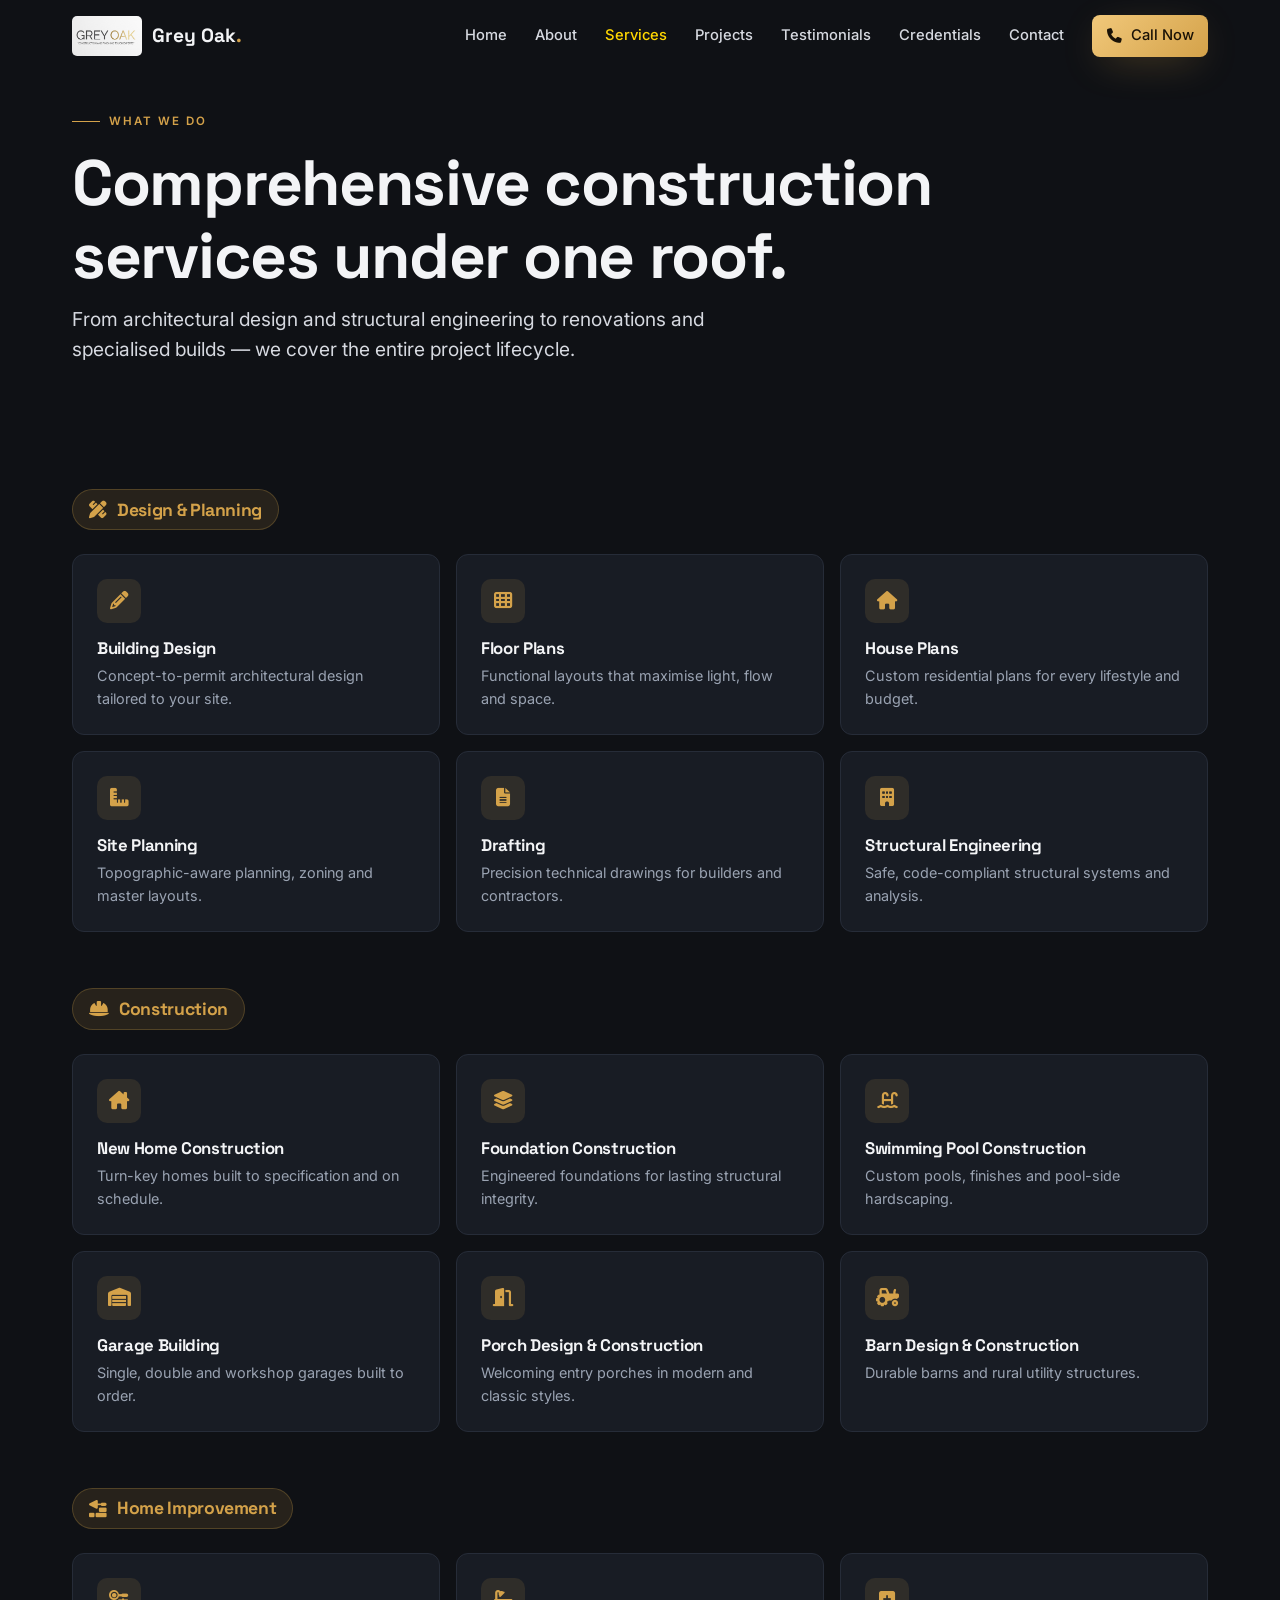
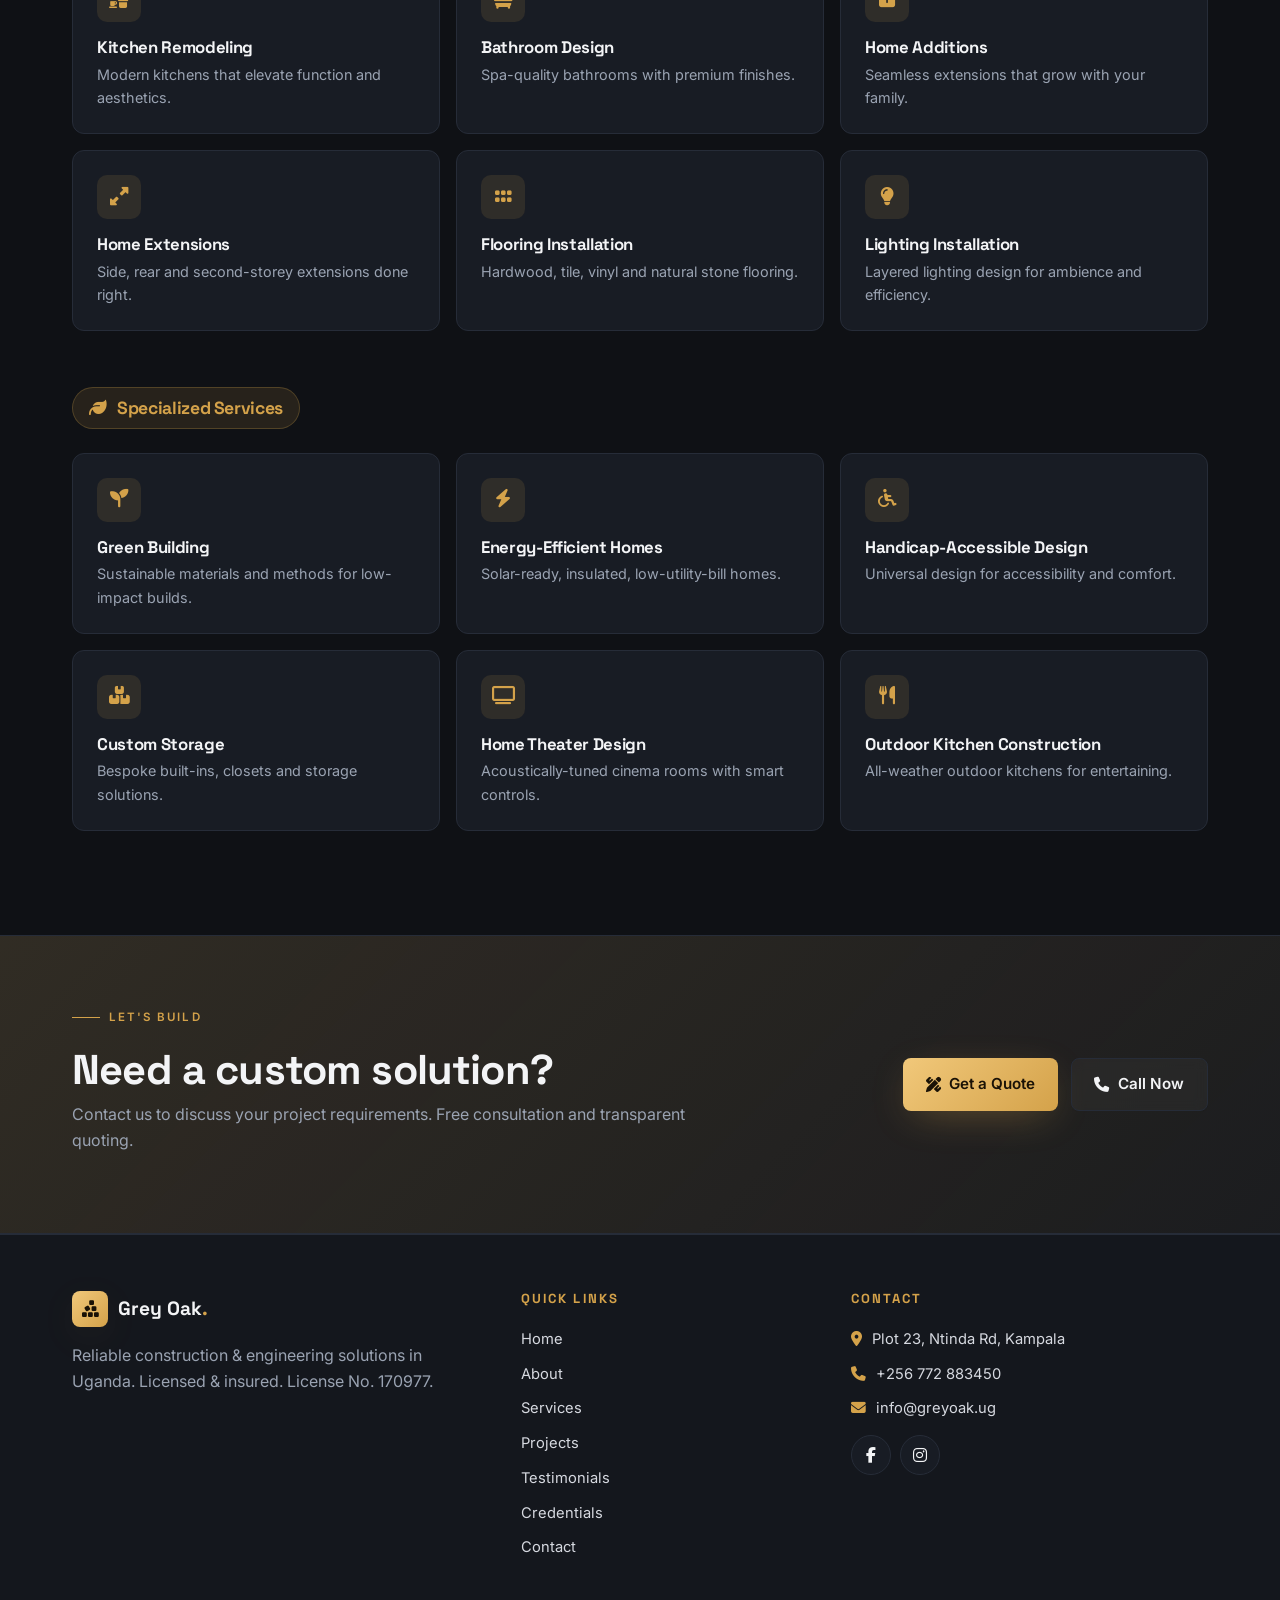
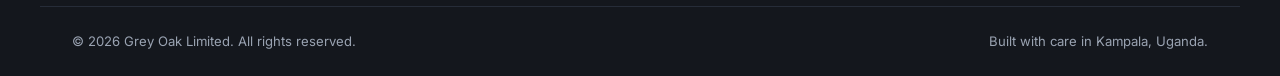
<file: services.html>
<!DOCTYPE html>
<html lang="en">
<head>
  <meta charset="UTF-8" />
  <meta name="viewport" content="width=device-width, initial-scale=1.0" />
  <title>Services — Grey Oak Limited</title>
  <meta name="description" content="Comprehensive construction and engineering services in Uganda — design, planning, construction, renovations, and specialised builds." />
  <meta name="theme-color" content="#0f1419" />

  <!-- Open Graph -->
  <meta property="og:title" content="Services — Grey Oak Limited" />
  <meta property="og:description" content="From architectural design to specialised builds — comprehensive construction services under one roof." />
  <meta property="og:type" content="website" />

  <!-- Preconnect & fonts -->
  <link rel="preconnect" href="https://fonts.googleapis.com" />
  <link rel="preconnect" href="https://fonts.gstatic.com" crossorigin />
  <link href="https://fonts.googleapis.com/css2?family=Inter:wght@400;500;600;700&family=Space+Grotesk:wght@600;700&display=swap" rel="stylesheet" />

  <!-- Font Awesome -->
  <link rel="stylesheet" href="https://cdnjs.cloudflare.com/ajax/libs/font-awesome/6.5.1/css/all.min.css" />

  <link rel="stylesheet" href="styles.css" />
</head>
<body>

  <!-- ============ HEADER / NAVBAR ============ -->
  <header class="navbar" id="navbar">
    <div class="container nav-inner">
      <a href="index.html" class="brand" aria-label="Grey Oak Limited home">
        <img src="images/logoimg.jpg" alt="logo" style="width: 70px; height: 40px; border-radius: 5px;">
        <span class="brand-text">Grey Oak<span class="brand-dot">.</span></span>
      </a>

      <nav class="nav-links" id="navLinks" aria-label="Primary">
        <a href="index.html">Home</a>
        <a href="about.html">About</a>
        <a href="services.html" class="active" style="color: gold;">Services</a>
        <a href="projects.html">Projects</a>
        <a href="testimonials.html">Testimonials</a>
        <a href="credentials.html">Credentials</a>
        <a href="contact.html">Contact</a>
        <a href="tel:+256772883450" class="btn btn-gold btn-sm nav-cta"><i class="fa-solid fa-phone"></i> Call Now</a>
      </nav>

      <button class="hamburger" id="hamburger" aria-label="Open menu" aria-expanded="false" aria-controls="navLinks">
        <span></span><span></span><span></span>
      </button>
    </div>
  </header>

  <!-- ============ PAGE HEADER ============ -->
  <section class="section page-header">
    <div class="container">
      <span class="eyebrow reveal"><span class="hairline-dot"></span> What We Do</span>
      <h1 class="reveal">Comprehensive construction<br/>services under one roof.</h1>
      <p class="lead reveal">From architectural design and structural engineering to renovations and specialised builds — we cover the entire project lifecycle.</p>
    </div>
  </section>

  <!-- ============ SERVICES ============ -->
  <section class="section" style="margin-top: -100px;">
    <div class="container">
      <div class="service-cat reveal">
        <h3><i class="fa-solid fa-pencil-ruler"></i> Design &amp; Planning</h3>
        <div class="services-grid">
          <article class="service-card"><i class="fa-solid fa-pencil"></i><h4>Building Design</h4><p>Concept-to-permit architectural design tailored to your site.</p></article>
          <article class="service-card"><i class="fa-solid fa-table-cells"></i><h4>Floor Plans</h4><p>Functional layouts that maximise light, flow and space.</p></article>
          <article class="service-card"><i class="fa-solid fa-house"></i><h4>House Plans</h4><p>Custom residential plans for every lifestyle and budget.</p></article>
          <article class="service-card"><i class="fa-solid fa-ruler-combined"></i><h4>Site Planning</h4><p>Topographic-aware planning, zoning and master layouts.</p></article>
          <article class="service-card"><i class="fa-solid fa-file-lines"></i><h4>Drafting</h4><p>Precision technical drawings for builders and contractors.</p></article>
          <article class="service-card"><i class="fa-solid fa-building"></i><h4>Structural Engineering</h4><p>Safe, code-compliant structural systems and analysis.</p></article>
        </div>
      </div>

      <div class="service-cat reveal">
        <h3><i class="fa-solid fa-helmet-safety"></i> Construction</h3>
        <div class="services-grid">
          <article class="service-card"><i class="fa-solid fa-house-chimney"></i><h4>New Home Construction</h4><p>Turn-key homes built to specification and on schedule.</p></article>
          <article class="service-card"><i class="fa-solid fa-layer-group"></i><h4>Foundation Construction</h4><p>Engineered foundations for lasting structural integrity.</p></article>
          <article class="service-card"><i class="fa-solid fa-water-ladder"></i><h4>Swimming Pool Construction</h4><p>Custom pools, finishes and pool-side hardscaping.</p></article>
          <article class="service-card"><i class="fa-solid fa-warehouse"></i><h4>Garage Building</h4><p>Single, double and workshop garages built to order.</p></article>
          <article class="service-card"><i class="fa-solid fa-door-open"></i><h4>Porch Design &amp; Construction</h4><p>Welcoming entry porches in modern and classic styles.</p></article>
          <article class="service-card"><i class="fa-solid fa-tractor"></i><h4>Barn Design &amp; Construction</h4><p>Durable barns and rural utility structures.</p></article>
        </div>
      </div>

      <div class="service-cat reveal">
        <h3><i class="fa-solid fa-trowel-bricks"></i> Home Improvement</h3>
        <div class="services-grid">
          <article class="service-card"><i class="fa-solid fa-kitchen-set"></i><h4>Kitchen Remodeling</h4><p>Modern kitchens that elevate function and aesthetics.</p></article>
          <article class="service-card"><i class="fa-solid fa-bath"></i><h4>Bathroom Design</h4><p>Spa-quality bathrooms with premium finishes.</p></article>
          <article class="service-card"><i class="fa-solid fa-square-plus"></i><h4>Home Additions</h4><p>Seamless extensions that grow with your family.</p></article>
          <article class="service-card"><i class="fa-solid fa-up-right-and-down-left-from-center"></i><h4>Home Extensions</h4><p>Side, rear and second-storey extensions done right.</p></article>
          <article class="service-card"><i class="fa-solid fa-grip"></i><h4>Flooring Installation</h4><p>Hardwood, tile, vinyl and natural stone flooring.</p></article>
          <article class="service-card"><i class="fa-solid fa-lightbulb"></i><h4>Lighting Installation</h4><p>Layered lighting design for ambience and efficiency.</p></article>
        </div>
      </div>

      <div class="service-cat reveal">
        <h3><i class="fa-solid fa-leaf"></i> Specialized Services</h3>
        <div class="services-grid">
          <article class="service-card"><i class="fa-solid fa-seedling"></i><h4>Green Building</h4><p>Sustainable materials and methods for low-impact builds.</p></article>
          <article class="service-card"><i class="fa-solid fa-bolt"></i><h4>Energy-Efficient Homes</h4><p>Solar-ready, insulated, low-utility-bill homes.</p></article>
          <article class="service-card"><i class="fa-solid fa-wheelchair"></i><h4>Handicap-Accessible Design</h4><p>Universal design for accessibility and comfort.</p></article>
          <article class="service-card"><i class="fa-solid fa-boxes-stacked"></i><h4>Custom Storage</h4><p>Bespoke built-ins, closets and storage solutions.</p></article>
          <article class="service-card"><i class="fa-solid fa-tv"></i><h4>Home Theater Design</h4><p>Acoustically-tuned cinema rooms with smart controls.</p></article>
          <article class="service-card"><i class="fa-solid fa-utensils"></i><h4>Outdoor Kitchen Construction</h4><p>All-weather outdoor kitchens for entertaining.</p></article>
        </div>
      </div>
    </div>
  </section>

  <!-- ============ CTA ============ -->
  <section class="cta-banner">
    <div class="container cta-inner reveal">
      <div>
        <span class="eyebrow"><span class="hairline-dot"></span> Let's build</span>
        <h2>Need a custom solution?</h2>
        <p class="muted">Contact us to discuss your project requirements. Free consultation and transparent quoting.</p>
      </div>
      <div class="cta-buttons">
        <a href="contact.html" class="btn btn-gold"><i class="fa-solid fa-pen-ruler"></i> Get a Quote</a>
        <a href="tel:+256772883450" class="btn btn-ghost"><i class="fa-solid fa-phone"></i> Call Now</a>
      </div>
    </div>
  </section>

  <!-- ============ FOOTER ============ -->
  <footer class="footer">
    <div class="container footer-grid">
      <div>
        <a href="index.html" class="brand">
          <span class="brand-mark"><i class="fa-solid fa-cubes-stacked"></i></span>
          <span class="brand-text">Grey Oak<span class="brand-dot">.</span></span>
        </a>
        <p class="muted">Reliable construction &amp; engineering solutions in Uganda. Licensed &amp; insured. License No. 170977.</p>
      </div>
      <div>
        <h5>Quick Links</h5>
        <ul class="footer-links">
          <li><a href="index.html">Home</a></li>
          <li><a href="about.html">About</a></li>
          <li><a href="services.html">Services</a></li>
          <li><a href="projects.html">Projects</a></li>
          <li><a href="testimonials.html">Testimonials</a></li>
          <li><a href="credentials.html">Credentials</a></li>
          <li><a href="contact.html">Contact</a></li>
        </ul>
      </div>
      <div>
        <h5>Contact</h5>
        <ul class="footer-links">
          <li><i class="fa-solid fa-location-dot"></i> Plot 23, Ntinda Rd, Kampala</li>
          <li><i class="fa-solid fa-phone"></i> <a href="tel:+256772883450">+256 772 883450</a></li>
          <li><i class="fa-solid fa-envelope"></i> <a href="mailto:info@greyoak.ug">info@greyoak.ug</a></li>
        </ul>
        <div class="socials">
          <a href="https://www.facebook.com/greyoakconstruction/" target="_blank" rel="noopener" aria-label="Facebook"><i class="fa-brands fa-facebook-f"></i></a>
          <a href="https://www.instagram.com/greyoak_ug/" target="_blank" rel="noopener" aria-label="Instagram"><i class="fa-brands fa-instagram"></i></a>
        </div>
      </div>
    </div>
    <div class="container copyright">
      <span>© <span id="year"></span> Grey Oak Limited. All rights reserved.</span>
      <span>Built with care in Kampala, Uganda.</span>
    </div>
  </footer>

  <!-- Scroll to Top -->
  <button class="fab-scroll-top" id="scrollTop" aria-label="Scroll to top">
    <i class="fa-solid fa-arrow-up"></i>
  </button>

  <script src="script.js" defer></script>
</body>
</html>
</file>
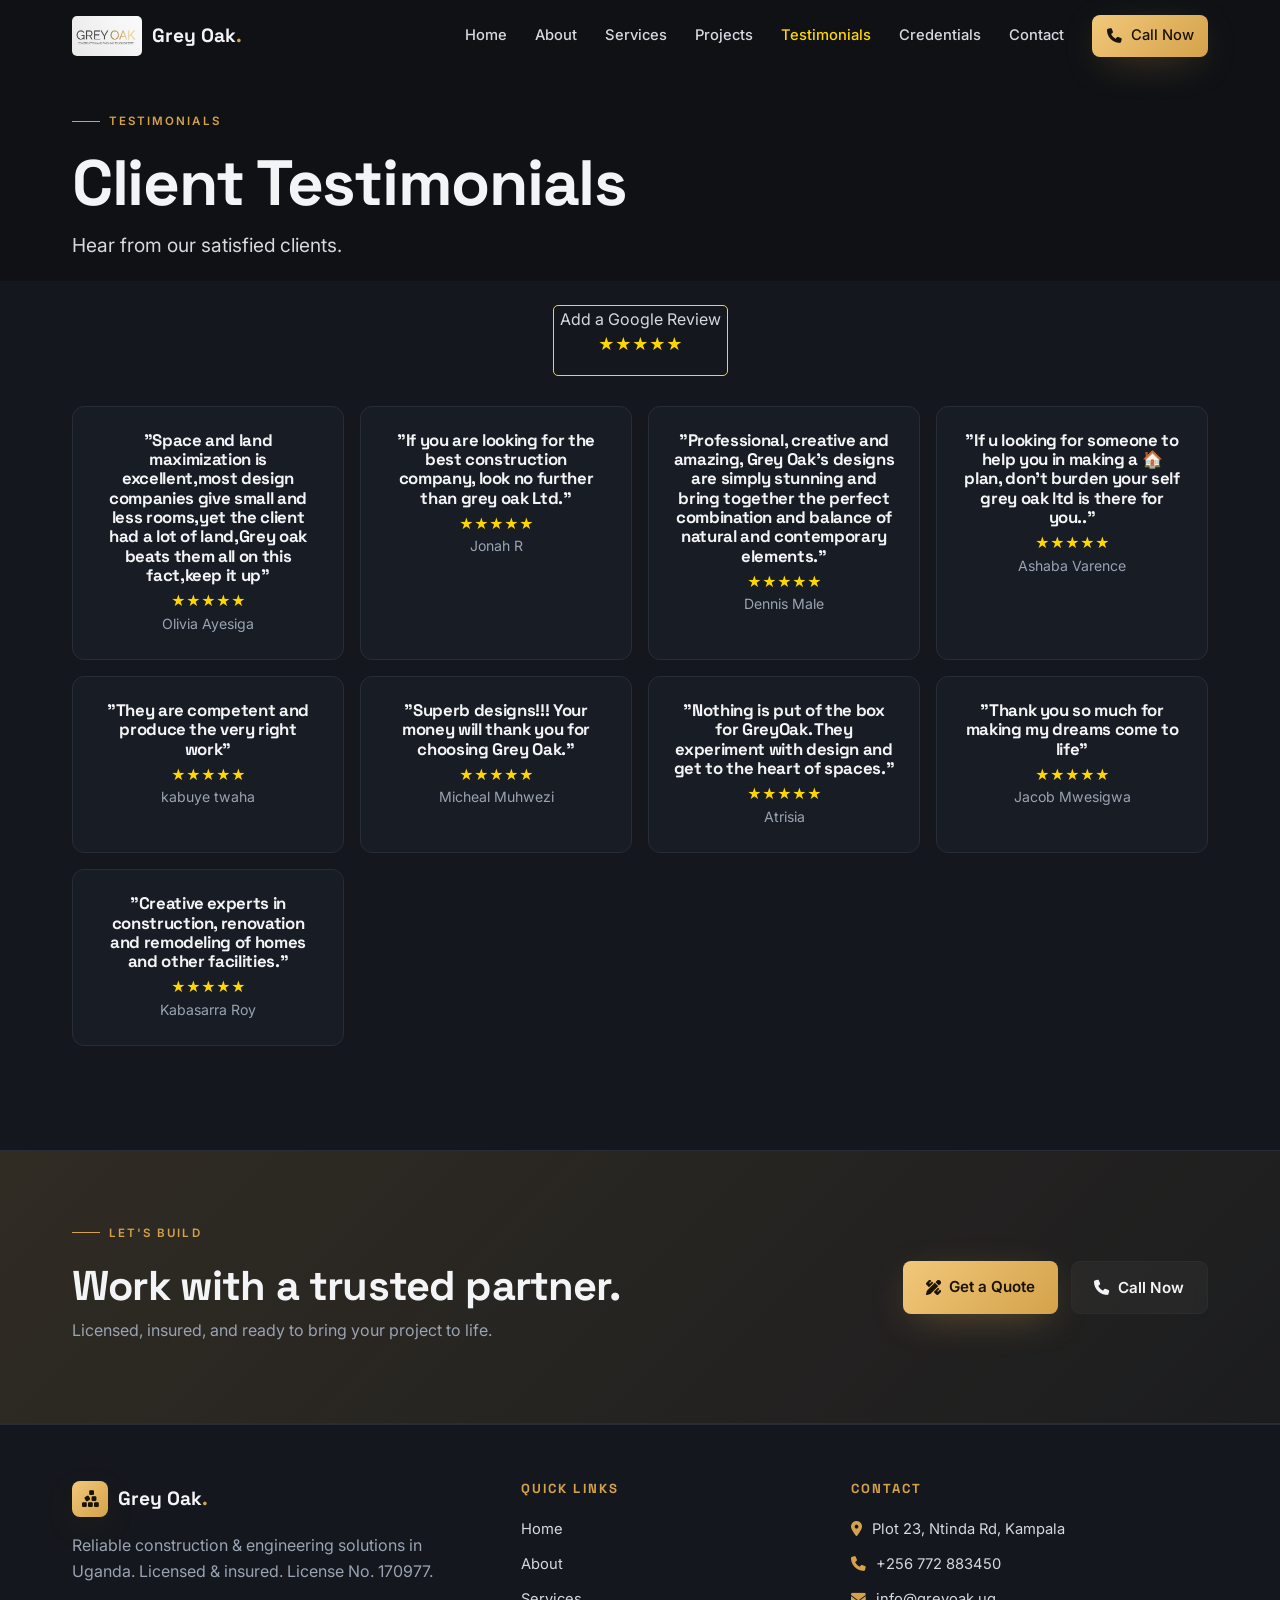
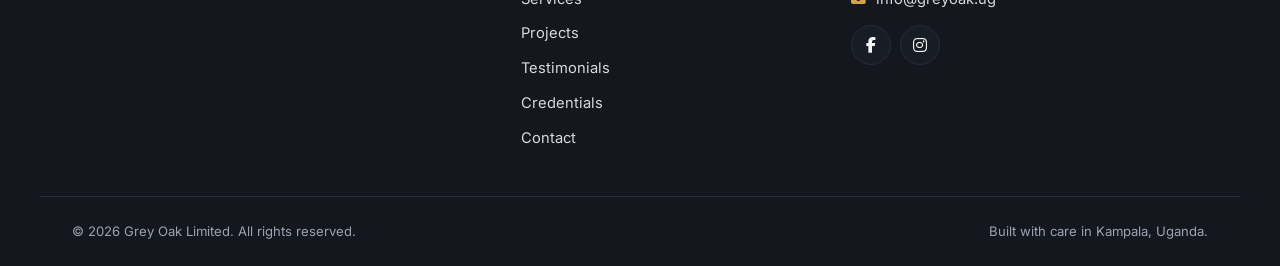
<file: testimonials.html>
<!DOCTYPE html>
<html lang="en">
<head>
  <meta charset="UTF-8" />
  <meta name="viewport" content="width=device-width, initial-scale=1.0" />
  <title>Testimonials — Grey Oak Limited</title>
  <meta name="description" content="Hear what our clients say about Grey Oak Limited — premier construction and engineering company in Uganda." />
  <meta name="theme-color" content="#0f1419" />

  <!-- Open Graph -->
  <meta property="og:title" content="Testimonials — Grey Oak Limited" />
  <meta property="og:description" content="Hear from our satisfied clients about their experience building with Grey Oak Limited." />
  <meta property="og:type" content="website" />

  <!-- Preconnect & fonts -->
  <link rel="preconnect" href="https://fonts.googleapis.com" />
  <link rel="preconnect" href="https://fonts.gstatic.com" crossorigin />
  <link href="https://fonts.googleapis.com/css2?family=Inter:wght@400;500;600;700&family=Space+Grotesk:wght@600;700&display=swap" rel="stylesheet" />

  <!-- Font Awesome -->
  <link rel="stylesheet" href="https://cdnjs.cloudflare.com/ajax/libs/font-awesome/6.5.1/css/all.min.css" />

  <link rel="stylesheet" href="styles.css" />
</head>
<body>

  <!-- ============ HEADER / NAVBAR ============ -->
  <header class="navbar" id="navbar">
    <div class="container nav-inner">
      <a href="index.html" class="brand" aria-label="Grey Oak Limited home">
        <img src="images/logoimg.jpg" alt="logo" style="width: 70px; height: 40px; border-radius: 5px;">
        <span class="brand-text">Grey Oak<span class="brand-dot">.</span></span>
      </a>

      <nav class="nav-links" id="navLinks" aria-label="Primary">
        <a href="index.html">Home</a>
        <a href="about.html">About</a>
        <a href="services.html">Services</a>
        <a href="projects.html">Projects</a>
        <a href="testimonials.html" class="active" style="color: gold;">Testimonials</a>
        <a href="credentials.html">Credentials</a>
        <a href="contact.html">Contact</a>
        <a href="tel:+256772883450" class="btn btn-gold btn-sm nav-cta"><i class="fa-solid fa-phone"></i> Call Now</a>
      </nav>

      <button class="hamburger" id="hamburger" aria-label="Open menu" aria-expanded="false" aria-controls="navLinks">
        <span></span><span></span><span></span>
      </button>
    </div>
  </header>

  <!-- ============ PAGE HEADER ============ -->
  <section class="section page-header">
    <div class="container">
      <span class="eyebrow reveal"><span class="hairline-dot"></span> Testimonials</span>
      <h1 class="reveal">Client Testimonials</h1>
      <p class="lead reveal">Hear from our satisfied clients.</p>
    </div>
  </section>

  <!-- ============ CERTIFICATIONS ============ -->
  <section class="section bg-surface" style="margin-top: -100px;">
    <p style="text-align: center; margin-top: -80px; margin-bottom: 30px;"><a href="https://www.google.com/search?sca_esv=09173728c48945df&sxsrf=ANbL-n46YptK2zuCwwleAd-rriMUKrJZGw:1776777837112&si=AL3DRZEsmMGCryMMFSHJ3StBhOdZ2-6yYkXd_doETEE1OR-qOe9dk7I524Gl2O4IQ57hNQ6cakEvoUlQoJ1HHQYvPSpjGpcw_-JXOsiCmVA77iaN2U6UlzuAEcE4qc-l7xumnLs8MqfBDPskyBYpCR-oeVegxsWt9A%3D%3D&q=Grey+Oak+Limited+Reviews&sa=X&ved=2ahUKEwjxsM2ehf-TAxV_WEEAHfGEKiYQ0bkNegQIIRAF&biw=1358&bih=644&dpr=1"><button style="border: 1px gold solid; border-radius: 5px;">Add a Google Review <br><p id="stars">★★★★★</p></button></a></p>
    <div class="container">
      <div class="cert-grid reveal">
        <div class="cert-card">
          <h4>"Space and land maximization is excellent,most design companies give small and less rooms,yet the client had a lot of land,Grey oak beats them all on this fact,keep it up"</h4>
          <p id="stars">★★★★★</p>
          <p>Olivia Ayesiga</p>
        </div>
        <div class="cert-card">
          <h4>"If you are looking for the best construction company, look no further than grey oak Ltd."</h4>
          <p id="stars">★★★★★</p>
          <p>Jonah R</p>
        </div>
        <div class="cert-card">
          <h4>"Professional, creative and amazing, Grey Oak's designs are simply stunning and bring together the perfect combination and balance of natural and contemporary elements."</h4>
          <p id="stars">★★★★★</p>
          <p>Dennis Male</p>
        </div>
        <div class="cert-card">
          <h4>"If u looking for someone to help you in making a 🏠 plan, don't burden your self grey oak ltd is there for you.."</h4>
          <p id="stars">★★★★★</p>
          <p>Ashaba Varence</p>
        </div>
        <div class="cert-card">
          <h4>"They are competent and produce the very right work"</h4>
          <p id="stars">★★★★★</p>
          <p>kabuye twaha</p>
        </div>
        <div class="cert-card">
          <h4>"Superb designs!!! Your money will thank you for choosing Grey Oak."</h4>
          <p id="stars">★★★★★</p>
          <p>Micheal Muhwezi</p>
        </div>
        <div class="cert-card">
          <h4>"Nothing is put of the box for GreyOak. They experiment with design and get to the heart of spaces."</h4>
          <p id="stars">★★★★★</p>
          <p>Atrisia</p>
        </div>
        <div class="cert-card">
          <h4>"Thank you so much for making my dreams come to life"</h4>
          <p id="stars">★★★★★</p>
          <p>Jacob Mwesigwa</p>
        </div>
        <div class="cert-card">
          <h4>"Creative experts in construction, renovation and remodeling of homes and other facilities."</h4>
          <p id="stars">★★★★★</p>
          <p>Kabasarra Roy</p>
        </div>                                        
      </div>
    </div>
  </section>

  <!-- ============ CTA ============ -->
  <section class="cta-banner">
    <div class="container cta-inner reveal">
      <div>
        <span class="eyebrow"><span class="hairline-dot"></span> Let's build</span>
        <h2>Work with a trusted partner.</h2>
        <p class="muted">Licensed, insured, and ready to bring your project to life.</p>
      </div>
      <div class="cta-buttons">
        <a href="contact.html" class="btn btn-gold"><i class="fa-solid fa-pen-ruler"></i> Get a Quote</a>
        <a href="tel:+256772883450" class="btn btn-ghost"><i class="fa-solid fa-phone"></i> Call Now</a>
      </div>
    </div>
  </section>

  <!-- ============ FOOTER ============ -->
  <footer class="footer">
    <div class="container footer-grid">
      <div>
        <a href="index.html" class="brand">
          <span class="brand-mark"><i class="fa-solid fa-cubes-stacked"></i></span>
          <span class="brand-text">Grey Oak<span class="brand-dot">.</span></span>
        </a>
        <p class="muted">Reliable construction &amp; engineering solutions in Uganda. Licensed &amp; insured. License No. 170977.</p>
      </div>
      <div>
        <h5>Quick Links</h5>
        <ul class="footer-links">
          <li><a href="index.html">Home</a></li>
          <li><a href="about.html">About</a></li>
          <li><a href="services.html">Services</a></li>
          <li><a href="projects.html">Projects</a></li>
          <li><a href="testimonials.html">Testimonials</a></li>
          <li><a href="credentials.html">Credentials</a></li>
          <li><a href="contact.html">Contact</a></li>
        </ul>
      </div>
      <div>
        <h5>Contact</h5>
        <ul class="footer-links">
          <li><i class="fa-solid fa-location-dot"></i> Plot 23, Ntinda Rd, Kampala</li>
          <li><i class="fa-solid fa-phone"></i> <a href="tel:+256772883450">+256 772 883450</a></li>
          <li><i class="fa-solid fa-envelope"></i> <a href="mailto:info@greyoak.ug">info@greyoak.ug</a></li>
        </ul>
        <div class="socials">
          <a href="https://www.facebook.com/greyoakconstruction/" target="_blank" rel="noopener" aria-label="Facebook"><i class="fa-brands fa-facebook-f"></i></a>
          <a href="https://www.instagram.com/greyoak_ug/" target="_blank" rel="noopener" aria-label="Instagram"><i class="fa-brands fa-instagram"></i></a>
        </div>
      </div>
    </div>
    <div class="container copyright">
      <span>© <span id="year"></span> Grey Oak Limited. All rights reserved.</span>
      <span>Built with care in Kampala, Uganda.</span>
    </div>
  </footer>

  <!-- Scroll to Top -->
  <button class="fab-scroll-top" id="scrollTop" aria-label="Scroll to top">
    <i class="fa-solid fa-arrow-up"></i>
  </button>

  <script src="script.js" defer></script>
</body>
</html>
</file>
<file: styles.css>
/* ============================================
   Grey Oak Limited — Static site stylesheet
   Modern, dark + gold construction palette
============================================ */

:root {
  --bg: #0f1115;
  --bg-2: #14171d;
  --surface: #181c24;
  --surface-2: #1f242d;
  --border: #262c38;
  --text: #f3f4f6;
  --muted: #9aa3b2;
  --gold: #d4a24a;
  --gold-2: #f1c87a;
  --gold-soft: rgba(212, 162, 74, 0.12);
  --shadow-card: 0 4px 24px -8px rgba(0,0,0,.45);
  --shadow-elegant: 0 20px 50px -20px rgba(0,0,0,.7);
  --shadow-gold: 0 10px 40px -12px rgba(212,162,74,.45);
  --radius: 12px;
  --radius-sm: 8px;
  --max: 1200px;
  --transition: cubic-bezier(.22,1,.36,1);
}

* { box-sizing: border-box; }
html { scroll-behavior: smooth; -webkit-text-size-adjust: 100%; }
body {
  margin: 0;
  font-family: "Inter", system-ui, -apple-system, Segoe UI, Roboto, sans-serif;
  background: var(--bg);
  color: var(--text);
  line-height: 1.6;
  -webkit-font-smoothing: antialiased;
  text-rendering: optimizeLegibility;
}
img { max-width: 100%; display: block; }
a { color: inherit; text-decoration: none; }
button { font: inherit; cursor: pointer; border: 0; background: none; color: inherit; }
ul { list-style: none; padding: 0; margin: 0; }

h1, h2, h3, h4, h5 {
  font-family: "Space Grotesk", "Inter", sans-serif;
  font-weight: 700;
  letter-spacing: -0.02em;
  margin: 0 0 .6rem;
  line-height: 1.15;
}
h1 { font-size: clamp(2.1rem, 5.2vw, 4rem); }
h2 { font-size: clamp(1.6rem, 3.6vw, 2.6rem); }
h3 { font-size: 1.35rem; }
h4 { font-size: 1.05rem; }
p  { margin: 0 0 1rem; color: #d6d9e0; }
.muted { color: var(--muted); }
.gold { color: var(--gold); }

::selection { background: var(--gold); color: #1a1206; }

.container { width: 100%; max-width: var(--max); margin: 0 auto; padding: 0 1.25rem; }
@media (min-width: 768px){ .container { padding: 0 2rem; } }

.section { padding: 5rem 0; }
@media (min-width: 768px){ .section { padding: 6.5rem 0; } }
.bg-surface { background: var(--bg-2); }

.section-head { max-width: 760px; margin: 0 auto 3rem; text-align: center; }
.section-head .eyebrow { justify-content: center; }
.section-head p { font-size: 1.05rem; }

.eyebrow {
  display: inline-flex; align-items: center; gap: .55rem;
  text-transform: uppercase; letter-spacing: .18em;
  font-size: .72rem; font-weight: 600; color: var(--gold);
  margin-bottom: 1rem;
}
.hairline-dot { width: 28px; height: 1px; background: var(--gold); display: inline-block; }

/* ============= BUTTONS ============= */
.btn {
  display: inline-flex; align-items: center; gap: .55rem;
  padding: .85rem 1.4rem; border-radius: var(--radius-sm);
  font-weight: 600; font-size: .95rem;
  transition: transform .25s var(--transition), box-shadow .25s var(--transition), background .25s var(--transition), color .25s var(--transition);
  white-space: nowrap;
}
.btn-sm { padding: .55rem .9rem; font-size: .85rem; }
.btn-block { width: 100%; justify-content: center; padding: 1rem; }
.btn-gold {
  background: linear-gradient(135deg, var(--gold-2), var(--gold));
  color: #1a1206;
  box-shadow: var(--shadow-gold);
}
.btn-gold:hover { transform: translateY(-2px); box-shadow: 0 14px 50px -12px rgba(212,162,74,.6); }
.btn-ghost {
  background: rgba(255,255,255,.04);
  color: var(--text);
  border: 1px solid var(--border);
  backdrop-filter: blur(6px);
}
.btn-ghost:hover { background: rgba(255,255,255,.08); border-color: var(--gold); color: var(--gold); }

/* ============= NAVBAR ============= */
.navbar {
  position: fixed; top: 0; left: 0; right: 0; z-index: 50;
  transition: background .3s var(--transition), border-color .3s var(--transition), backdrop-filter .3s var(--transition);
  border-bottom: 1px solid transparent;
}
.navbar.scrolled {
  background: rgba(15,17,21,.85);
  backdrop-filter: saturate(150%) blur(12px);
  border-bottom-color: var(--border);
}
.nav-inner { display: flex; align-items: center; justify-content: space-between; height: 72px; }
.brand { display: inline-flex; align-items: center; gap: .65rem; font-family: "Space Grotesk", sans-serif; font-weight: 700; font-size: 1.2rem; }
.brand-mark {
  width: 36px; height: 36px; border-radius: 8px;
  background: linear-gradient(135deg, var(--gold-2), var(--gold));
  display: inline-flex; align-items: center; justify-content: center;
  color: #1a1206; box-shadow: var(--shadow-gold);
}
.brand-dot { color: var(--gold); }

.nav-links { display: flex; align-items: center; gap: 1.75rem; }
.nav-links a { font-size: .92rem; font-weight: 500; color: #d6d9e0; transition: color .2s; }
.nav-links a:hover { color: var(--gold); }
.nav-links .nav-cta { color: #1a1206; }

.hamburger {
  display: none; width: 40px; height: 40px; border-radius: 8px;
  flex-direction: column; align-items: center; justify-content: center; gap: 5px;
  border: 1px solid var(--border);
}
.hamburger span { width: 20px; height: 2px; background: var(--text); transition: transform .25s, opacity .2s; border-radius: 2px; }
.hamburger.active span:nth-child(1){ transform: translateY(7px) rotate(45deg); }
.hamburger.active span:nth-child(2){ opacity: 0; }
.hamburger.active span:nth-child(3){ transform: translateY(-7px) rotate(-45deg); }

@media (max-width: 980px){
  .hamburger { display: inline-flex; }
  .nav-links {
    position: fixed; inset: 72px 0 auto 0;
    flex-direction: column; align-items: stretch; gap: 0;
    background: rgba(15,17,21,.97);
    backdrop-filter: blur(14px);
    border-bottom: 1px solid var(--border);
    padding: .5rem 1.25rem 1.25rem;
    transform: translateY(-120%); opacity: 0; pointer-events: none;
    transition: transform .35s var(--transition), opacity .25s;
  }
  .nav-links.open { transform: translateY(0); opacity: 1; pointer-events: auto; }
  .nav-links a { padding: 1rem .25rem; border-bottom: 1px solid var(--border); font-size: 1rem; }
  .nav-links .nav-cta { margin-top: .75rem; align-self: flex-start; border-bottom: 0; }
}

/* ============= HERO ============= */
.hero {
  position: relative; min-height: 100vh; display: flex; align-items: center;
  padding: 8rem 0 5rem; overflow: hidden;
}
.hero-bg {
  position: absolute; inset: 0;
  background-size: cover; background-position: center;
  transform: scale(1.05);
  filter: saturate(.9) contrast(1.05);
}
.hero-overlay {
  position: absolute; inset: 0;
  background:
    linear-gradient(180deg, rgba(15,17,21,.55) 0%, rgba(15,17,21,.78) 55%, var(--bg) 100%),
    radial-gradient(circle at 75% 30%, rgba(212,162,74,.18), transparent 55%);
}
.hero-content { position: relative; z-index: 2; max-width: 880px; }
.hero h1 { margin-bottom: 1.25rem; }
.lead { font-size: clamp(1.02rem, 1.6vw, 1.2rem); color: #d6d9e0; max-width: 640px; }
.hero-cta { display: flex; flex-wrap: wrap; gap: .85rem; margin: 1.75rem 0 2.5rem; }
.hero-meta {
  display: flex; flex-wrap: wrap; gap: 1.25rem 2rem;
  color: var(--muted); font-size: .9rem;
  border-top: 1px solid var(--border); padding-top: 1.5rem;
}
.hero-meta i { color: var(--gold); margin-right: .4rem; }

/* ============= STATS ============= */
.stats {
  background: linear-gradient(180deg, var(--bg) 0%, var(--bg-2) 100%);
  padding: 3rem 0; border-block: 1px solid var(--border);
}
.stats-grid {
  display: grid; grid-template-columns: repeat(2, 1fr); gap: 1.5rem;
  text-align: center;
}
@media (min-width: 768px){ .stats-grid { grid-template-columns: repeat(4, 1fr); } }
.stat .num {
  display: block; font-family: "Space Grotesk", sans-serif;
  font-size: clamp(2.2rem, 4.5vw, 3.4rem); font-weight: 700;
  background: linear-gradient(135deg, var(--gold-2), var(--gold));
  -webkit-background-clip: text; background-clip: text; color: transparent;
  line-height: 1;
}
.stat .label { display: block; margin-top: .5rem; color: var(--muted); font-size: .9rem; letter-spacing: .04em; }

/* ============= ABOUT ============= */
.about-grid {
  display: grid; grid-template-columns: 1fr; gap: 3rem; align-items: center;
}
@media (min-width: 960px){ .about-grid { grid-template-columns: 1fr 1.05fr; gap: 4.5rem; } }
.about-media { position: relative; }
.about-media img {
  width: 100%; border-radius: var(--radius); object-fit: cover; aspect-ratio: 4/5;
  box-shadow: var(--shadow-elegant);
}
.about-badge {
  position: absolute; bottom: -28px; right: -10px;
  background: linear-gradient(135deg, var(--gold-2), var(--gold));
  color: #1a1206; padding: 1.1rem 1.3rem; border-radius: var(--radius);
  display: flex; align-items: center; gap: .85rem;
  box-shadow: var(--shadow-gold); max-width: 260px;
}
.about-badge strong { font-family: "Space Grotesk"; font-size: 2rem; line-height: 1; }
.about-badge span { font-size: .85rem; line-height: 1.3; }

.principles {
  display: grid; grid-template-columns: repeat(2, 1fr); gap: 1rem; margin-top: 2rem;
}
.principle {
  background: var(--surface); border: 1px solid var(--border);
  padding: 1.2rem; border-radius: var(--radius);
  transition: transform .25s var(--transition), border-color .25s;
}
.principle:hover { transform: translateY(-3px); border-color: var(--gold); }
.principle i { color: var(--gold); font-size: 1.4rem; margin-bottom: .6rem; }
.principle h4 { margin: 0 0 .25rem; font-size: 1rem; }
.principle p { font-size: .85rem; color: var(--muted); margin: 0; }

/* ============= SERVICES ============= */
.service-cat { margin-bottom: 3.5rem; }
.service-cat:last-child { margin-bottom: 0; }
.service-cat > h3 {
  display: inline-flex; align-items: center; gap: .65rem;
  font-size: 1.1rem; padding: .6rem 1rem; border-radius: 999px;
  background: var(--gold-soft); color: var(--gold);
  border: 1px solid rgba(212,162,74,.25);
  margin-bottom: 1.5rem;
}
.services-grid {
  display: grid; gap: 1rem;
  grid-template-columns: 1fr;
}
@media (min-width: 600px){ .services-grid { grid-template-columns: repeat(2, 1fr); } }
@media (min-width: 960px){ .services-grid { grid-template-columns: repeat(3, 1fr); } }

.service-card {
  background: var(--surface); border: 1px solid var(--border);
  padding: 1.5rem; border-radius: var(--radius);
  transition: transform .3s var(--transition), border-color .3s, box-shadow .3s, background .3s;
  position: relative; overflow: hidden;
}
.service-card::before {
  content: ""; position: absolute; inset: 0;
  background: radial-gradient(circle at top right, rgba(212,162,74,.15), transparent 50%);
  opacity: 0; transition: opacity .35s;
}
.service-card:hover { transform: translateY(-4px); border-color: var(--gold); box-shadow: var(--shadow-card); }
.service-card:hover::before { opacity: 1; }
.service-card > * { position: relative; }
.service-card i {
  display: inline-flex; width: 44px; height: 44px; border-radius: 10px;
  align-items: center; justify-content: center;
  background: var(--gold-soft); color: var(--gold);
  font-size: 1.15rem; margin-bottom: 1rem;
  transition: background .3s, color .3s;
}
.service-card:hover i { background: linear-gradient(135deg, var(--gold-2), var(--gold)); color: #1a1206; }
.service-card h4 { margin-bottom: .35rem; }
.service-card p { font-size: .9rem; color: var(--muted); margin: 0; }

/* ============= PROJECTS ============= */
.filters {
  display: flex; flex-wrap: wrap; gap: .5rem; justify-content: center;
  margin-bottom: 2.5rem;
}
.filter {
  padding: .55rem 1.1rem; border-radius: 999px; font-size: .85rem; font-weight: 500;
  background: var(--surface); border: 1px solid var(--border); color: #d6d9e0;
  transition: .25s;
}
.filter:hover { border-color: var(--gold); color: var(--gold); }
.filter.active {
  background: linear-gradient(135deg, var(--gold-2), var(--gold)); color: #1a1206; border-color: transparent;
}

.projects-grid {
  display: grid; gap: 1.5rem;
  grid-template-columns: 1fr;
}
@media (min-width: 700px){ .projects-grid { grid-template-columns: repeat(2, 1fr); } }
@media (min-width: 1000px){ .projects-grid { grid-template-columns: repeat(3, 1fr); } }

.project-card {
  background: var(--surface); border: 1px solid var(--border);
  border-radius: var(--radius); overflow: hidden;
  transition: transform .35s var(--transition), border-color .3s, box-shadow .3s;
}
.project-card.hide { display: none; }
.project-card:hover { transform: translateY(-4px); border-color: var(--gold); box-shadow: var(--shadow-elegant); }
.project-img { aspect-ratio: 4/3; overflow: hidden; }
.project-img img { width: 100%; height: 100%; object-fit: cover; transition: transform .6s var(--transition); }
.project-card:hover .project-img img { transform: scale(1.06); }
.project-body { padding: 1.25rem 1.4rem 1.5rem; }
.tag {
  display: inline-block; font-size: .72rem; letter-spacing: .12em; text-transform: uppercase;
  color: var(--gold); margin-bottom: .55rem;
}
.project-body h4 { margin-bottom: .35rem; }
.project-body p { font-size: .9rem; color: var(--muted); margin: 0; }

/* ============= CERTIFICATIONS ============= */
.cert-grid {
  display: grid; gap: 1rem;
  grid-template-columns: repeat(auto-fit, minmax(220px, 1fr));
}
.cert-card {
  background: var(--surface); border: 1px solid var(--border);
  padding: 1.5rem; border-radius: var(--radius); text-align: center;
  transition: transform .25s var(--transition), border-color .25s;
}
.cert-card:hover { transform: translateY(-3px); border-color: var(--gold); }
.cert-card i { color: var(--gold); font-size: 1.6rem; margin-bottom: .75rem; }
.cert-card h4 { margin-bottom: .3rem; }
.cert-card p { font-size: .88rem; color: var(--muted); margin: 0; }
.cert-card.highlight { background: linear-gradient(135deg, rgba(212,162,74,.18), rgba(212,162,74,.05)); border-color: rgba(212,162,74,.4); }
.cert-card .big { font-family: "Space Grotesk"; font-size: 1.6rem; color: var(--gold); letter-spacing: .04em; margin-top: .25rem; }

.areas { margin-top: 3rem; text-align: center; }
.areas h3 { display: inline-flex; align-items: center; gap: .55rem; color: var(--gold); margin-bottom: 1.25rem; }
.areas-row { display: flex; flex-wrap: wrap; justify-content: center; gap: .6rem; }
.chip {
  display: inline-flex; align-items: center; gap: .4rem;
  padding: .55rem 1rem; border-radius: 999px;
  background: var(--surface); border: 1px solid var(--border);
  font-size: .88rem;
}
.chip i { color: var(--gold); }

/* ============= CTA BANNER ============= */
.cta-banner {
  background:
    linear-gradient(135deg, rgba(212,162,74,.15), rgba(212,162,74,.04)),
    var(--bg-2);
  border-block: 1px solid var(--border);
  padding: 4rem 0;
}
.cta-inner {
  display: flex; flex-wrap: wrap; gap: 2rem; align-items: center; justify-content: space-between;
}
.cta-inner > div { max-width: 620px; }
.cta-inner h2 { margin: .25rem 0 .5rem; }
.cta-buttons { display: flex; flex-wrap: wrap; gap: .85rem; }

/* ============= CONTACT ============= */
.contact-grid {
  display: grid; grid-template-columns: 1fr; gap: 2.5rem;
}
@media (min-width: 960px){ .contact-grid { grid-template-columns: 1fr 1fr; gap: 3.5rem; } }
.contact-info h2 { margin-bottom: .75rem; }
.contact-list { margin: 1.5rem 0; }
.contact-list li {
  display: flex; gap: 1rem; padding: .85rem 0; border-bottom: 1px solid var(--border);
  align-items: flex-start;
}
.contact-list li:last-child { border-bottom: 0; }
.contact-list i {
  color: var(--gold); background: var(--gold-soft);
  width: 38px; height: 38px; border-radius: 8px;
  display: inline-flex; align-items: center; justify-content: center; flex-shrink: 0;
}
.contact-list strong { display: block; font-size: .92rem; }
.contact-list span, .contact-list a { color: var(--muted); font-size: .92rem; }
.contact-list a:hover { color: var(--gold); }

.socials { display: flex; gap: .6rem; margin-top: .5rem; }
.socials a {
  width: 40px; height: 40px; border-radius: 50%;
  display: inline-flex; align-items: center; justify-content: center;
  background: var(--surface); border: 1px solid var(--border);
  transition: .25s;
}
.socials a:hover { background: var(--gold); color: #1a1206; border-color: transparent; transform: translateY(-2px); }

.map {
  margin-top: 1.5rem; border-radius: var(--radius); overflow: hidden;
  border: 1px solid var(--border); aspect-ratio: 16/9;
}
.map iframe { width: 100%; height: 100%; border: 0; filter: invert(.92) hue-rotate(180deg) contrast(.95); }

.contact-form {
  background: var(--surface); border: 1px solid var(--border);
  padding: 2rem; border-radius: var(--radius); box-shadow: var(--shadow-card);
}
.contact-form h3 { margin-bottom: 1.25rem; }
.field { margin-bottom: 1.1rem; }
.field label { display: block; font-size: .85rem; font-weight: 500; margin-bottom: .4rem; color: #d6d9e0; }
.field input, .field textarea {
  width: 100%; padding: .85rem 1rem; border-radius: var(--radius-sm);
  background: var(--bg); color: var(--text);
  border: 1px solid var(--border); font: inherit;
  transition: border-color .2s, box-shadow .2s;
}
.field input:focus, .field textarea:focus {
  outline: 0; border-color: var(--gold); box-shadow: 0 0 0 3px rgba(212,162,74,.18);
}
.field textarea { resize: vertical; min-height: 110px; }
.form-status { margin: .75rem 0 0; font-size: .9rem; min-height: 1.2em; color: var(--gold); }

/* ============= FOOTER ============= */
.footer {
  background: var(--bg-2); border-top: 1px solid var(--border);
  padding: 3.5rem 0 1.5rem;
}
.footer-grid {
  display: grid; gap: 2rem;
  grid-template-columns: 1fr;
}
@media (min-width: 700px){ .footer-grid { grid-template-columns: 1.4fr 1fr 1.2fr; } }
.footer h5 {
  font-size: .82rem; letter-spacing: .16em; text-transform: uppercase; color: var(--gold);
  margin-bottom: 1rem;
}
.footer .brand { margin-bottom: 1rem; }
.footer-links li { padding: .35rem 0; color: #d6d9e0; font-size: .92rem; }
.footer-links a:hover { color: var(--gold); }
.footer-links i { color: var(--gold); margin-right: .4rem; }
.copyright {
  display: flex; flex-wrap: wrap; justify-content: space-between; gap: .5rem;
  margin-top: 2.5rem; padding-top: 1.5rem;
  border-top: 1px solid var(--border);
  font-size: .82rem; color: var(--muted);
}

/* ============= SCROLL TO TOP ============= */
.fab-scroll-top {
  position: fixed; bottom: 22px; right: 22px; z-index: 60;
  width: 56px; height: 56px; border-radius: 50%;
  background: linear-gradient(135deg, var(--gold-2), var(--gold)); color: #1a1206;
  display: inline-flex; align-items: center; justify-content: center;
  font-size: 1.2rem; box-shadow: var(--shadow-gold);
  transition: transform .25s var(--transition), opacity .25s;
  opacity: 0; visibility: hidden;
}
.fab-scroll-top.visible { opacity: 1; visibility: visible; }
.fab-scroll-top:hover { transform: scale(1.08); }

/* ============= REVEAL ANIMATION ============= */
.reveal { opacity: 0; transform: translateY(28px); transition: opacity .8s var(--transition), transform .8s var(--transition); }
.reveal.visible { opacity: 1; transform: none; }

@media (prefers-reduced-motion: reduce) {
  *, *::before, *::after { animation: none !important; transition: none !important; }
  .reveal { opacity: 1; transform: none; }
}

#stars {
  color: gold;
}
</file>
